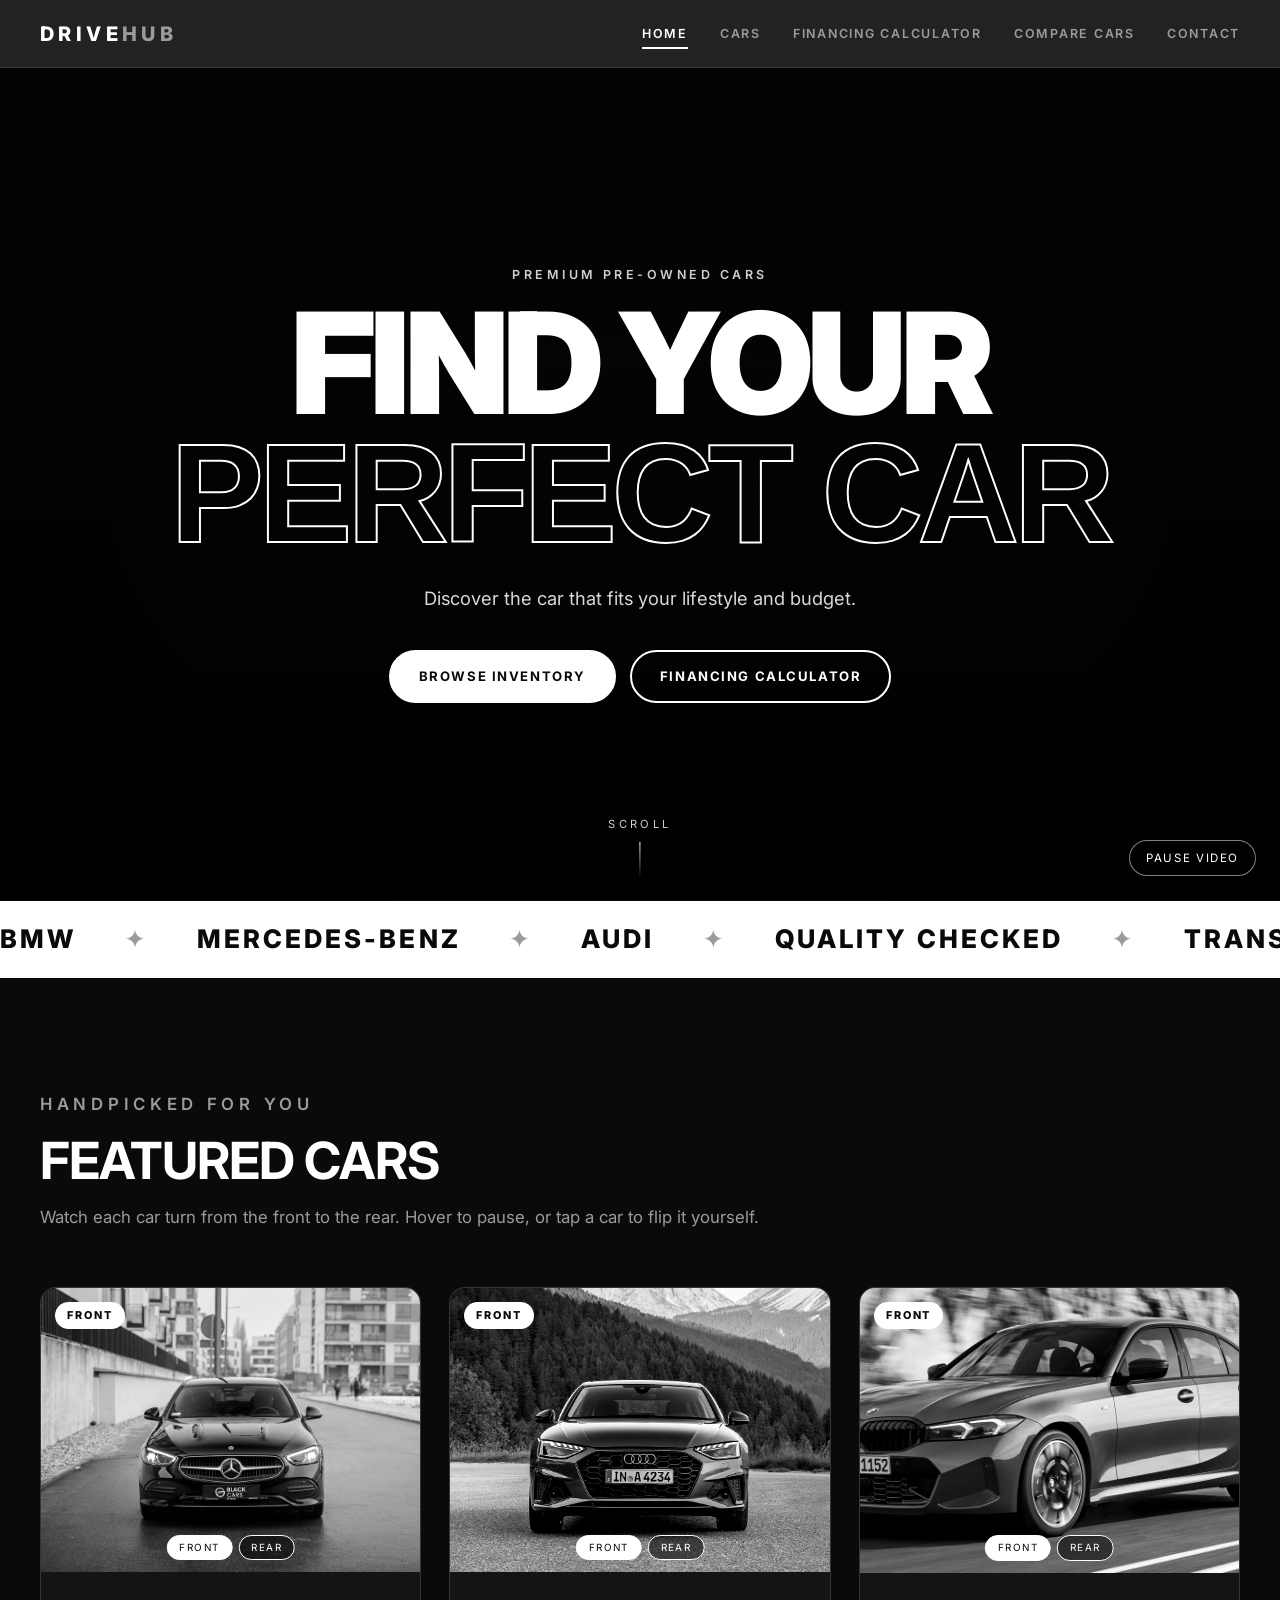
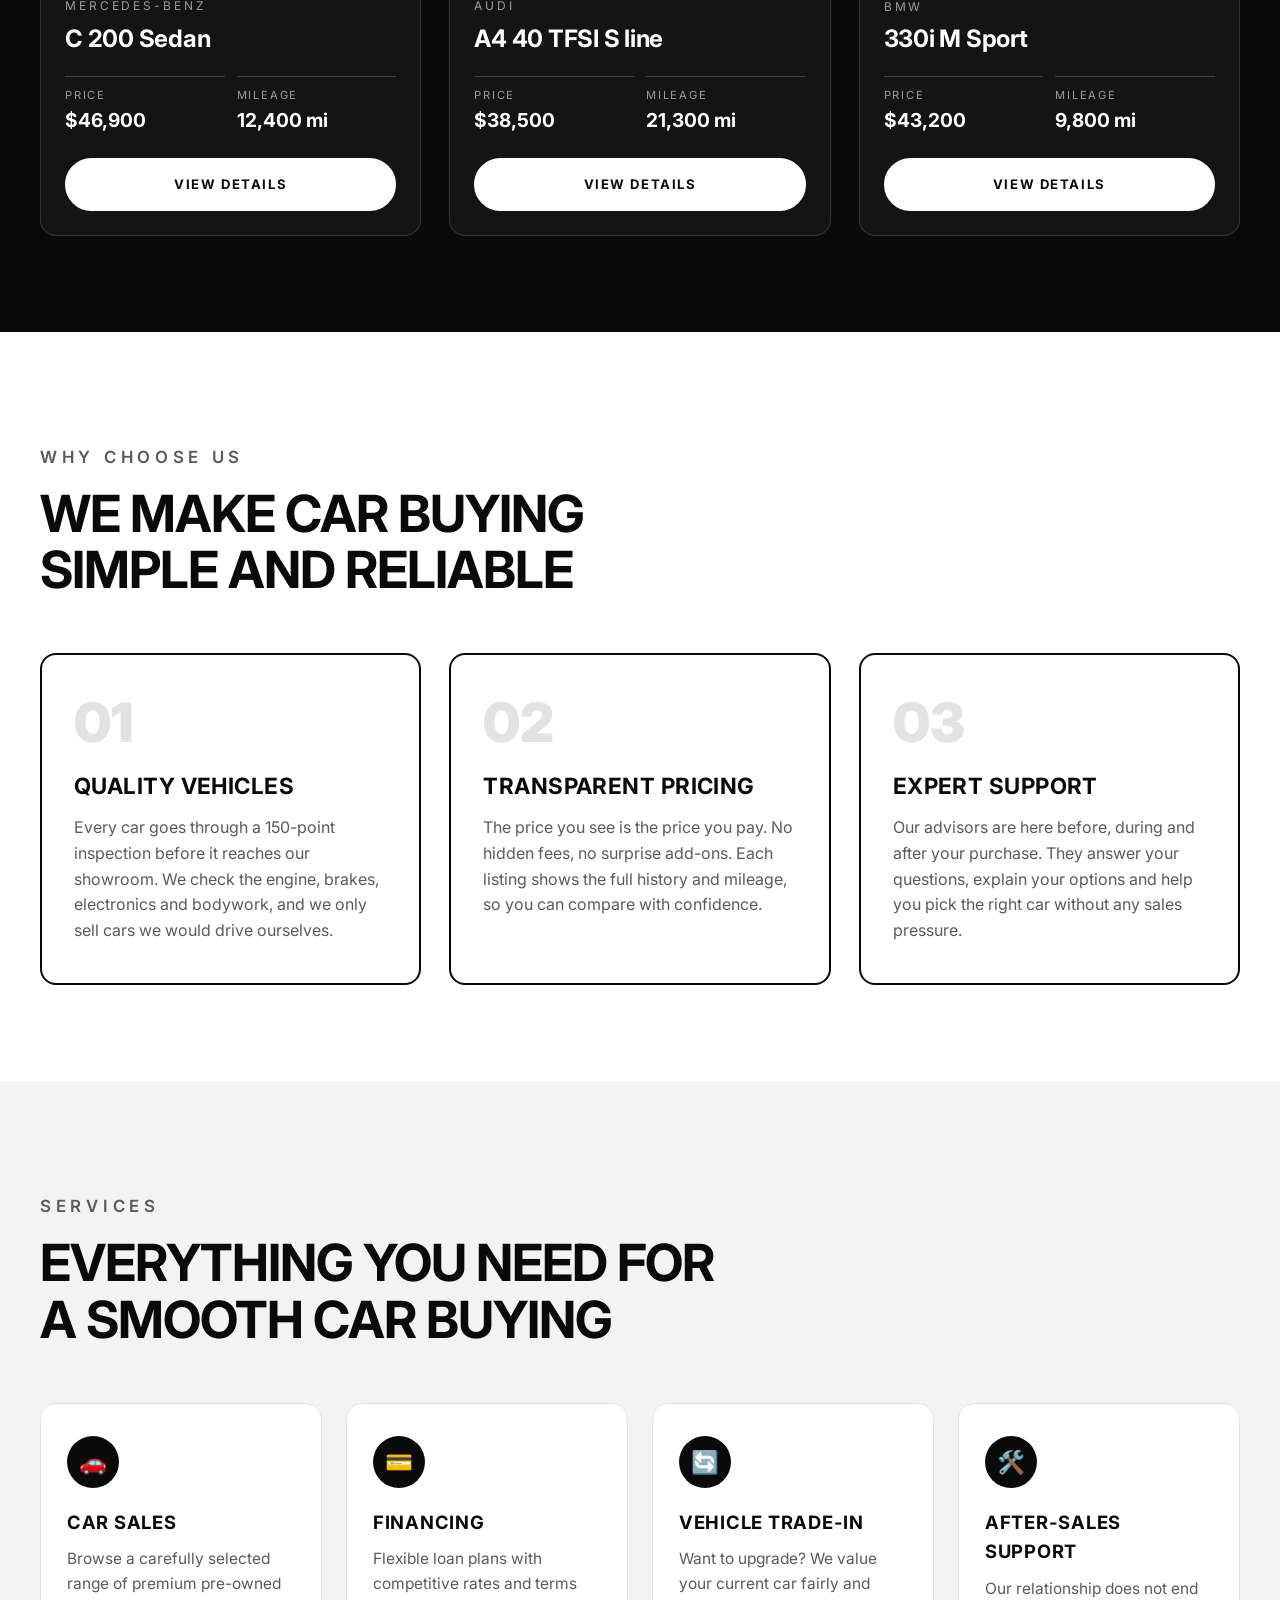
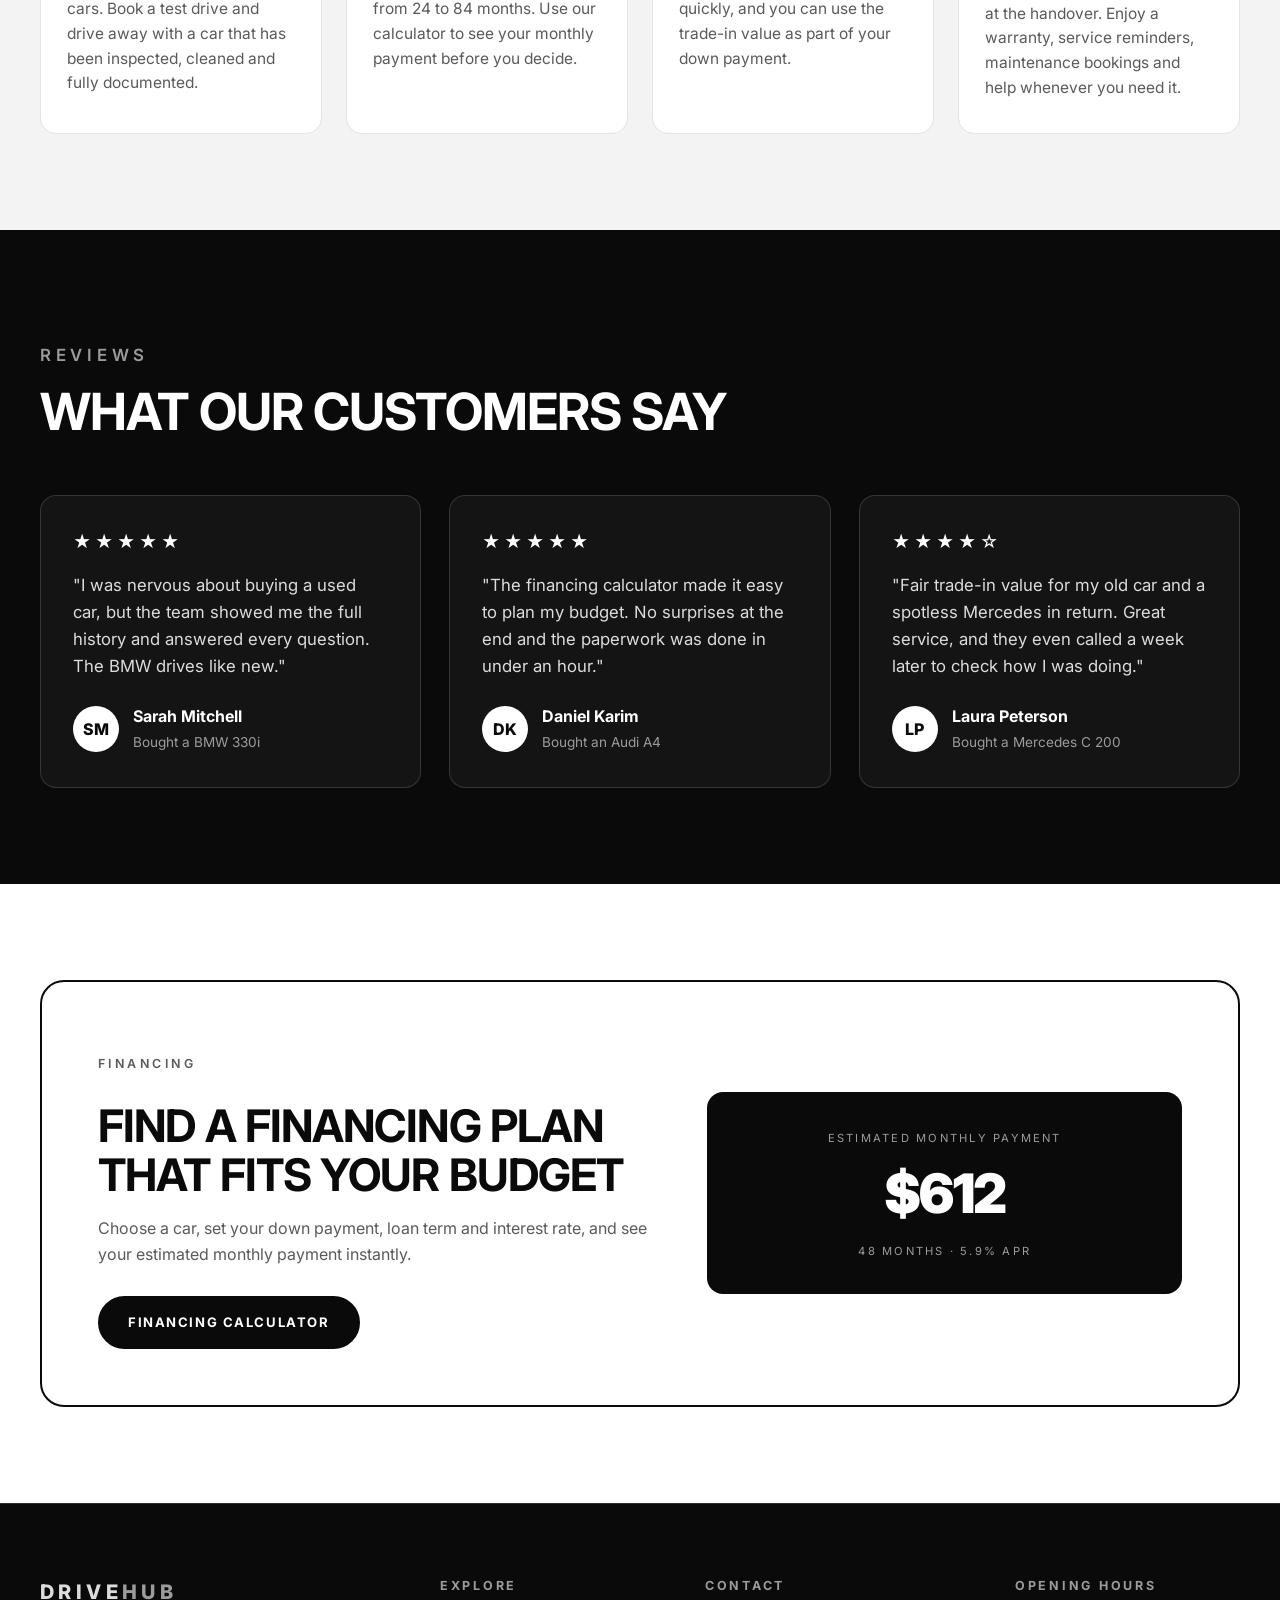
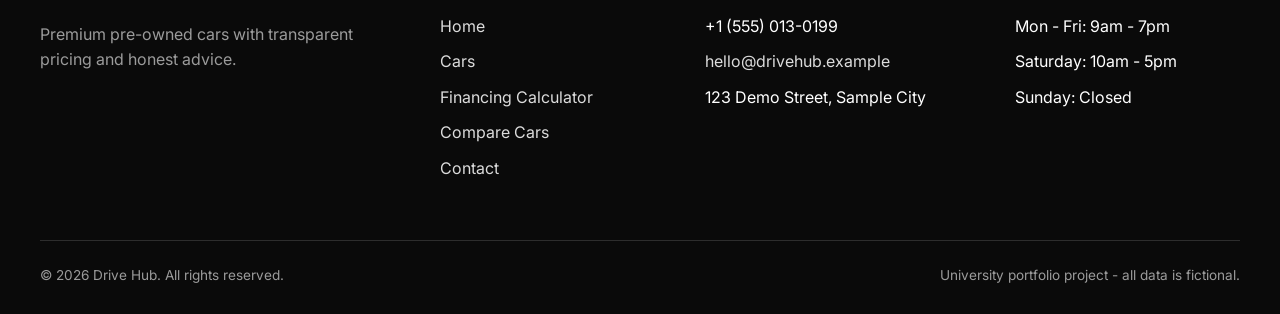
<file: index.html>
<!DOCTYPE html>
<html lang="en">
<head>
  <meta charset="UTF-8">
  <meta name="viewport" content="width=device-width, initial-scale=1.0">
  <title>Drive Hub | Find Your Perfect Car</title>
  <meta name="description" content="Drive Hub - premium pre-owned cars, transparent pricing and easy financing.">
  <link rel="preconnect" href="https://fonts.googleapis.com">
  <link href="https://fonts.googleapis.com/css2?family=Inter:wght@400;600;700;800;900&display=swap" rel="stylesheet">
  <link rel="stylesheet" href="css/style.css">
</head>
<body>

  <header class="site-header">
    <div class="container nav-inner">
      <a class="logo" href="index.html">Drive<span>Hub</span></a>
      <button class="nav-toggle" aria-label="Toggle menu" aria-expanded="false">Menu</button>
      <nav class="nav-links" aria-label="Main">
        <a class="active" href="index.html">Home</a>
        <a href="inventory.html">Cars</a>
        <a href="finCal.html">Financing Calculator</a>
        <a href="compare.html">Compare Cars</a>
        <a href="contact.html">Contact</a>
      </nav>
    </div>
  </header>

  <main>
    <!-- HERO -->
    <section class="hero">
      <video class="hero-video" autoplay muted loop playsinline preload="auto">
        <source src="video/car%20video.mp4" type="video/mp4">
      </video>
      <div class="hero-overlay"></div>

      <div class="hero-content container">
        <p class="eyebrow">Premium pre-owned cars</p>
        <h1 class="hero-title">
          <span class="line"><span>Find your</span></span>
          <span class="line"><span class="outline">perfect car</span></span>
        </h1>
        <p class="hero-sub">Discover the car that fits your lifestyle and budget.</p>
        <div class="hero-actions">
          <a class="btn btn-light" href="inventory.html">Browse Inventory</a>
          <a class="btn btn-outline" href="finCal.html">Financing Calculator</a>
        </div>
      </div>

      <button class="video-toggle" type="button">Pause video</button>
      <div class="scroll-hint">Scroll</div>
    </section>

    <!-- BRAND MARQUEE -->
    <div class="marquee" aria-hidden="true">
      <div class="marquee-track">
        <span>BMW</span><span>Mercedes-Benz</span><span>Audi</span><span>Quality Checked</span><span>Transparent Pricing</span><span>Easy Financing</span>
        <span>BMW</span><span>Mercedes-Benz</span><span>Audi</span><span>Quality Checked</span><span>Transparent Pricing</span><span>Easy Financing</span>
      </div>
    </div>

    <!-- FEATURED CARS -->
    <section class="section dark" id="featured">
      <div class="container">
        <div class="section-head reveal">
          <p class="eyebrow">Handpicked for you</p>
          <h2>Featured Cars</h2>
          <p>Watch each car turn from the front to the rear. Hover to pause, or tap a car to flip it yourself.</p>
        </div>
        <div class="car-grid" id="featured-grid"></div>
      </div>
    </section>

    <!-- WHY CHOOSE US -->
    <section class="section" id="why">
      <div class="container">
        <div class="section-head reveal">
          <p class="eyebrow">Why choose us</p>
          <h2>We make car buying simple and reliable</h2>
        </div>
        <div class="cards-3">
          <article class="why-card reveal d1">
            <div class="num">01</div>
            <h3>Quality Vehicles</h3>
            <p>Every car goes through a 150-point inspection before it reaches our showroom. We check the engine, brakes, electronics and bodywork, and we only sell cars we would drive ourselves.</p>
          </article>
          <article class="why-card reveal d2">
            <div class="num">02</div>
            <h3>Transparent Pricing</h3>
            <p>The price you see is the price you pay. No hidden fees, no surprise add-ons. Each listing shows the full history and mileage, so you can compare with confidence.</p>
          </article>
          <article class="why-card reveal d3">
            <div class="num">03</div>
            <h3>Expert Support</h3>
            <p>Our advisors are here before, during and after your purchase. They answer your questions, explain your options and help you pick the right car without any sales pressure.</p>
          </article>
        </div>
      </div>
    </section>

    <!-- SERVICES -->
    <section class="section light-gray" id="services">
      <div class="container">
        <div class="section-head reveal">
          <p class="eyebrow">Services</p>
          <h2>Everything you need for a smooth car buying</h2>
        </div>
        <div class="services-grid">
          <article class="service reveal d1">
            <div class="icon">🚗</div>
            <h3>Car Sales</h3>
            <p>Browse a carefully selected range of premium pre-owned cars. Book a test drive and drive away with a car that has been inspected, cleaned and fully documented.</p>
          </article>
          <article class="service reveal d2">
            <div class="icon">💳</div>
            <h3>Financing</h3>
            <p>Flexible loan plans with competitive rates and terms from 24 to 84 months. Use our calculator to see your monthly payment before you decide.</p>
          </article>
          <article class="service reveal d3">
            <div class="icon">🔄</div>
            <h3>Vehicle Trade-In</h3>
            <p>Want to upgrade? We value your current car fairly and quickly, and you can use the trade-in value as part of your down payment.</p>
          </article>
          <article class="service reveal d3">
            <div class="icon">🛠️</div>
            <h3>After-Sales Support</h3>
            <p>Our relationship does not end at the handover. Enjoy a warranty, service reminders, maintenance bookings and help whenever you need it.</p>
          </article>
        </div>
      </div>
    </section>

    <!-- REVIEWS -->
    <section class="section dark" id="reviews">
      <div class="container">
        <div class="section-head reveal">
          <p class="eyebrow">Reviews</p>
          <h2>What our customers say</h2>
        </div>
        <div class="cards-3">
          <article class="review reveal d1">
            <div class="stars">★★★★★</div>
            <blockquote>"I was nervous about buying a used car, but the team showed me the full history and answered every question. The BMW drives like new."</blockquote>
            <div class="reviewer"><div class="avatar">SM</div><div><strong>Sarah Mitchell</strong><span>Bought a BMW 330i</span></div></div>
          </article>
          <article class="review reveal d2">
            <div class="stars">★★★★★</div>
            <blockquote>"The financing calculator made it easy to plan my budget. No surprises at the end and the paperwork was done in under an hour."</blockquote>
            <div class="reviewer"><div class="avatar">DK</div><div><strong>Daniel Karim</strong><span>Bought an Audi A4</span></div></div>
          </article>
          <article class="review reveal d3">
            <div class="stars">★★★★☆</div>
            <blockquote>"Fair trade-in value for my old car and a spotless Mercedes in return. Great service, and they even called a week later to check how I was doing."</blockquote>
            <div class="reviewer"><div class="avatar">LP</div><div><strong>Laura Peterson</strong><span>Bought a Mercedes C 200</span></div></div>
          </article>
        </div>
      </div>
    </section>

    <!-- FINANCING -->
    <section class="section" id="financing">
      <div class="container">
        <div class="finance-box reveal">
          <div>
            <p class="eyebrow">Financing</p>
            <h2>Find a financing plan that fits your budget</h2>
            <p>Choose a car, set your down payment, loan term and interest rate, and see your estimated monthly payment instantly.</p>
            <a class="btn" href="finCal.html">Financing Calculator</a>
          </div>
          <div class="finance-mock" aria-hidden="true">
            <small>Estimated monthly payment</small>
            <div class="big">$612</div>
            <small>48 months &middot; 5.9% APR</small>
          </div>
        </div>
      </div>
    </section>
  </main>

  <footer class="site-footer">
    <div class="container">
      <div class="footer-grid">
        <div>
          <a class="logo" href="index.html">Drive<span>Hub</span></a>
          <p>Premium pre-owned cars with transparent pricing and honest advice.</p>
        </div>
        <div>
          <h4>Explore</h4>
          <ul>
            <li><a href="index.html">Home</a></li>
            <li><a href="inventory.html">Cars</a></li>
            <li><a href="finCal.html">Financing Calculator</a></li>
            <li><a href="compare.html">Compare Cars</a></li>
            <li><a href="contact.html">Contact</a></li>
          </ul>
        </div>
        <div>
          <h4>Contact</h4>
          <ul>
            <li>+1 (555) 013-0199</li>
            <li><a href="mailto:hello@drivehub.example">hello@drivehub.example</a></li>
            <li>123 Demo Street, Sample City</li>
          </ul>
        </div>
        <div>
          <h4>Opening hours</h4>
          <ul>
            <li>Mon - Fri: 9am - 7pm</li>
            <li>Saturday: 10am - 5pm</li>
            <li>Sunday: Closed</li>
          </ul>
        </div>
      </div>
      <div class="footer-bottom">
        <span>&copy; <span id="year">2026</span> Drive Hub. All rights reserved.</span>
        <span>University portfolio project - all data is fictional.</span>
      </div>
    </div>
  </footer>

  <script src="js/data.js"></script>
  <script src="js/main.js"></script>
  <script src="js/home.js"></script>
</body>
</html>
</file>
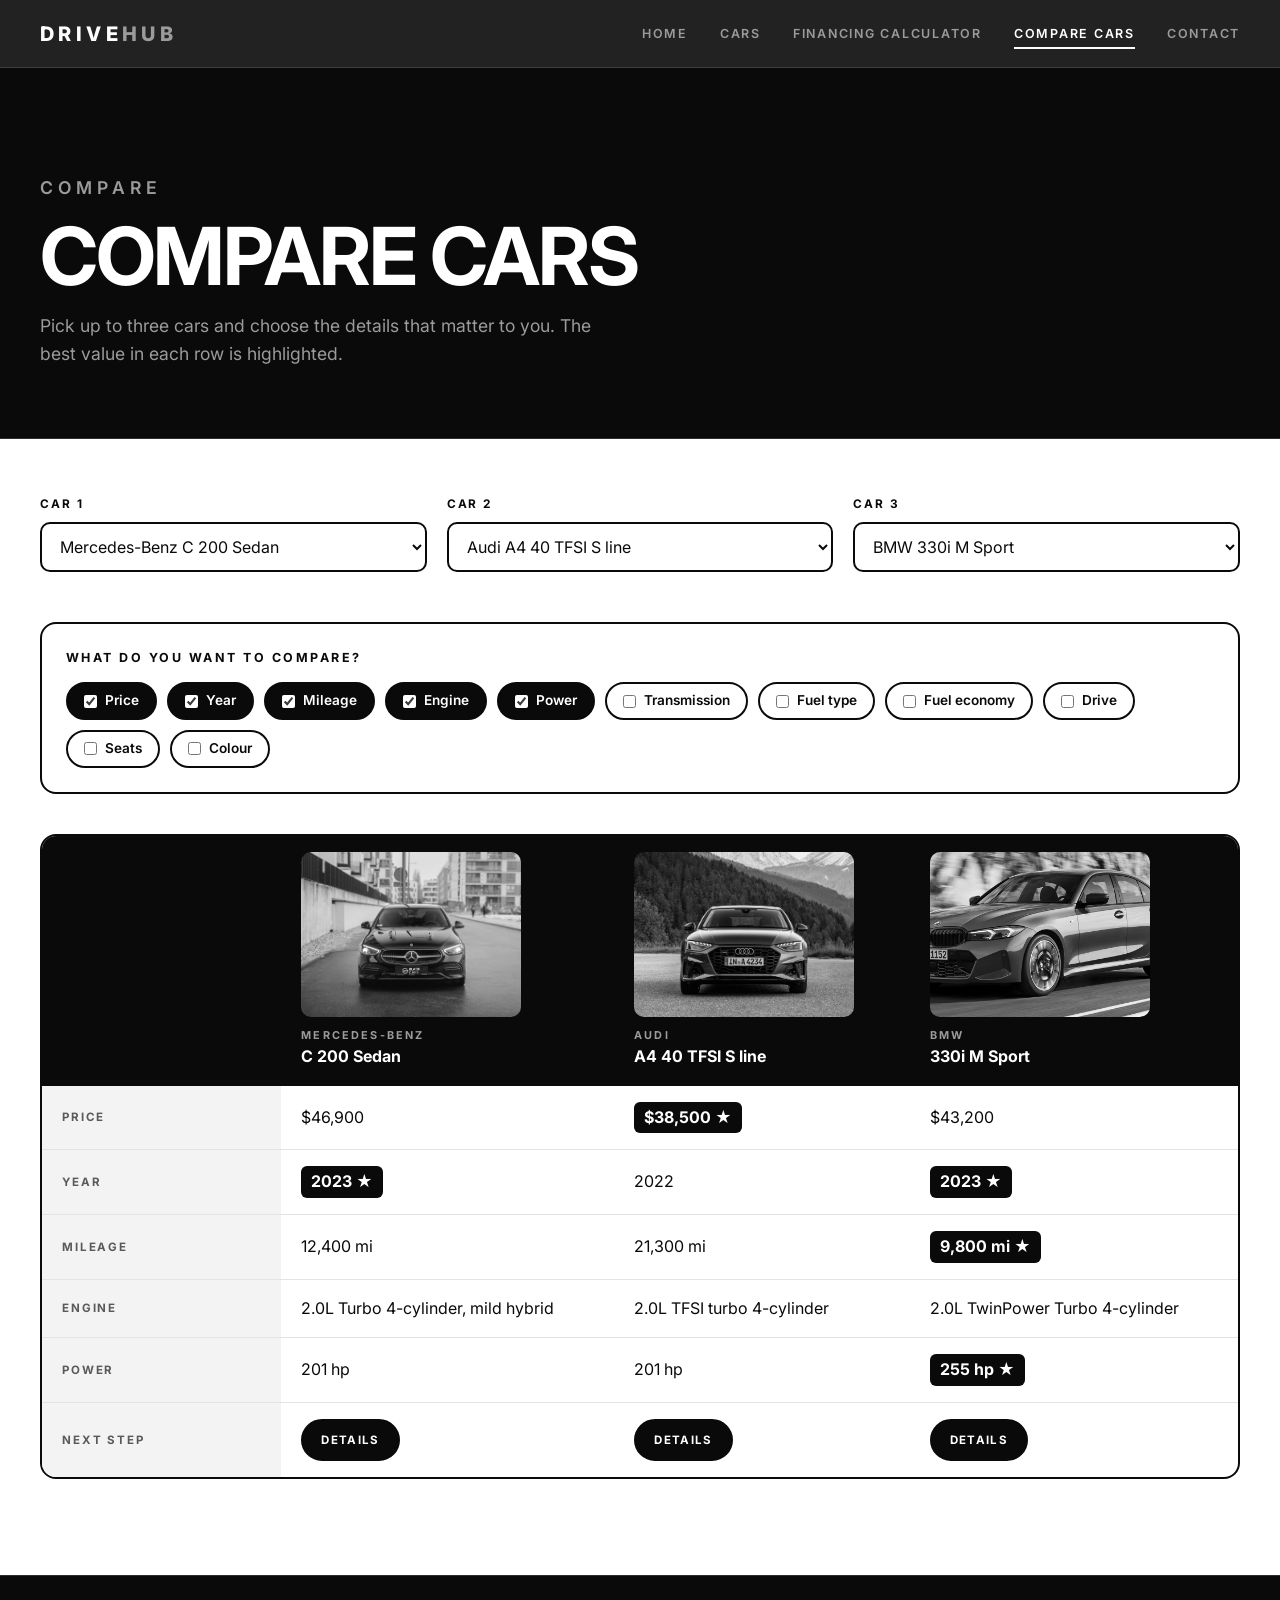
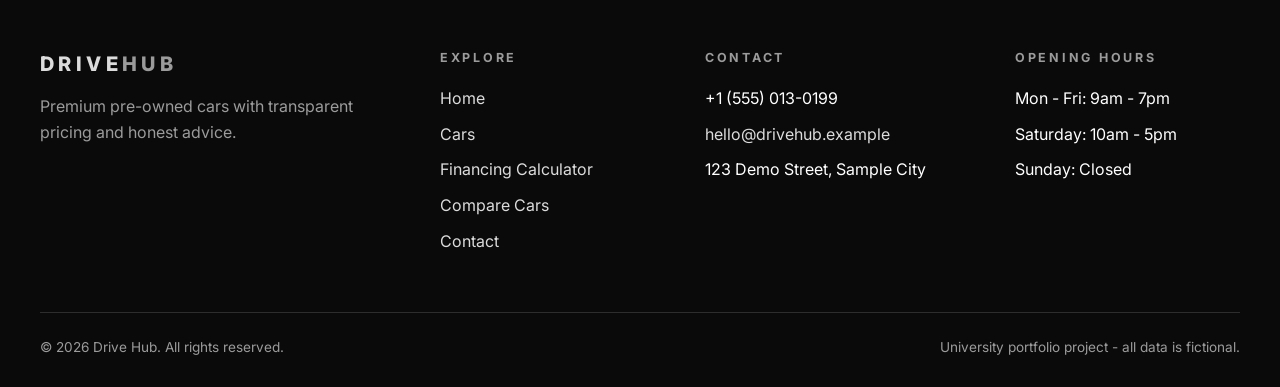
<file: compare.html>
<!DOCTYPE html>
<html lang="en">
<head>
  <meta charset="UTF-8">
  <meta name="viewport" content="width=device-width, initial-scale=1.0">
  <title>Compare Cars | Drive Hub</title>
  <link rel="preconnect" href="https://fonts.googleapis.com">
  <link href="https://fonts.googleapis.com/css2?family=Inter:wght@400;600;700;800;900&display=swap" rel="stylesheet">
  <link rel="stylesheet" href="css/style.css">
</head>
<body>

  <header class="site-header">
    <div class="container nav-inner">
      <a class="logo" href="index.html">Drive<span>Hub</span></a>
      <button class="nav-toggle" aria-label="Toggle menu" aria-expanded="false">Menu</button>
      <nav class="nav-links" aria-label="Main">
        <a href="index.html">Home</a>
        <a href="inventory.html">Cars</a>
        <a href="finCal.html">Financing Calculator</a>
        <a class="active" href="compare.html">Compare Cars</a>
        <a href="contact.html">Contact</a>
      </nav>
    </div>
  </header>

  <main>
    <section class="page-hero">
      <div class="container">
        <p class="eyebrow">Compare</p>
        <h1>Compare Cars</h1>
        <p>Pick up to three cars and choose the details that matter to you. The best value in each row is highlighted.</p>
      </div>
    </section>

    <section class="section" style="padding-top:56px">
      <div class="container">
        <div class="pickers">
          <div class="field"><label for="pick0">Car 1</label><select class="select" id="pick0"></select></div>
          <div class="field"><label for="pick1">Car 2</label><select class="select" id="pick1"></select></div>
          <div class="field"><label for="pick2">Car 3</label><select class="select" id="pick2"></select></div>
        </div>

        <div class="attr-box">
          <h3>What do you want to compare?</h3>
          <div class="attr-list" id="attr-list"></div>
        </div>

        <div id="compare-out"></div>
      </div>
    </section>
  </main>

  <footer class="site-footer">
    <div class="container">
      <div class="footer-grid">
        <div>
          <a class="logo" href="index.html">Drive<span>Hub</span></a>
          <p>Premium pre-owned cars with transparent pricing and honest advice.</p>
        </div>
        <div>
          <h4>Explore</h4>
          <ul>
            <li><a href="index.html">Home</a></li>
            <li><a href="inventory.html">Cars</a></li>
            <li><a href="finCal.html">Financing Calculator</a></li>
            <li><a href="compare.html">Compare Cars</a></li>
            <li><a href="contact.html">Contact</a></li>
          </ul>
        </div>
        <div>
          <h4>Contact</h4>
          <ul>
            <li>+1 (555) 013-0199</li>
            <li><a href="mailto:hello@drivehub.example">hello@drivehub.example</a></li>
            <li>123 Demo Street, Sample City</li>
          </ul>
        </div>
        <div>
          <h4>Opening hours</h4>
          <ul>
            <li>Mon - Fri: 9am - 7pm</li>
            <li>Saturday: 10am - 5pm</li>
            <li>Sunday: Closed</li>
          </ul>
        </div>
      </div>
      <div class="footer-bottom">
        <span>&copy; <span id="year">2026</span> Drive Hub. All rights reserved.</span>
        <span>University portfolio project - all data is fictional.</span>
      </div>
    </div>
  </footer>

  <script src="js/data.js"></script>
  <script src="js/main.js"></script>
  <script src="js/compare.js"></script>
</body>
</html>
</file>
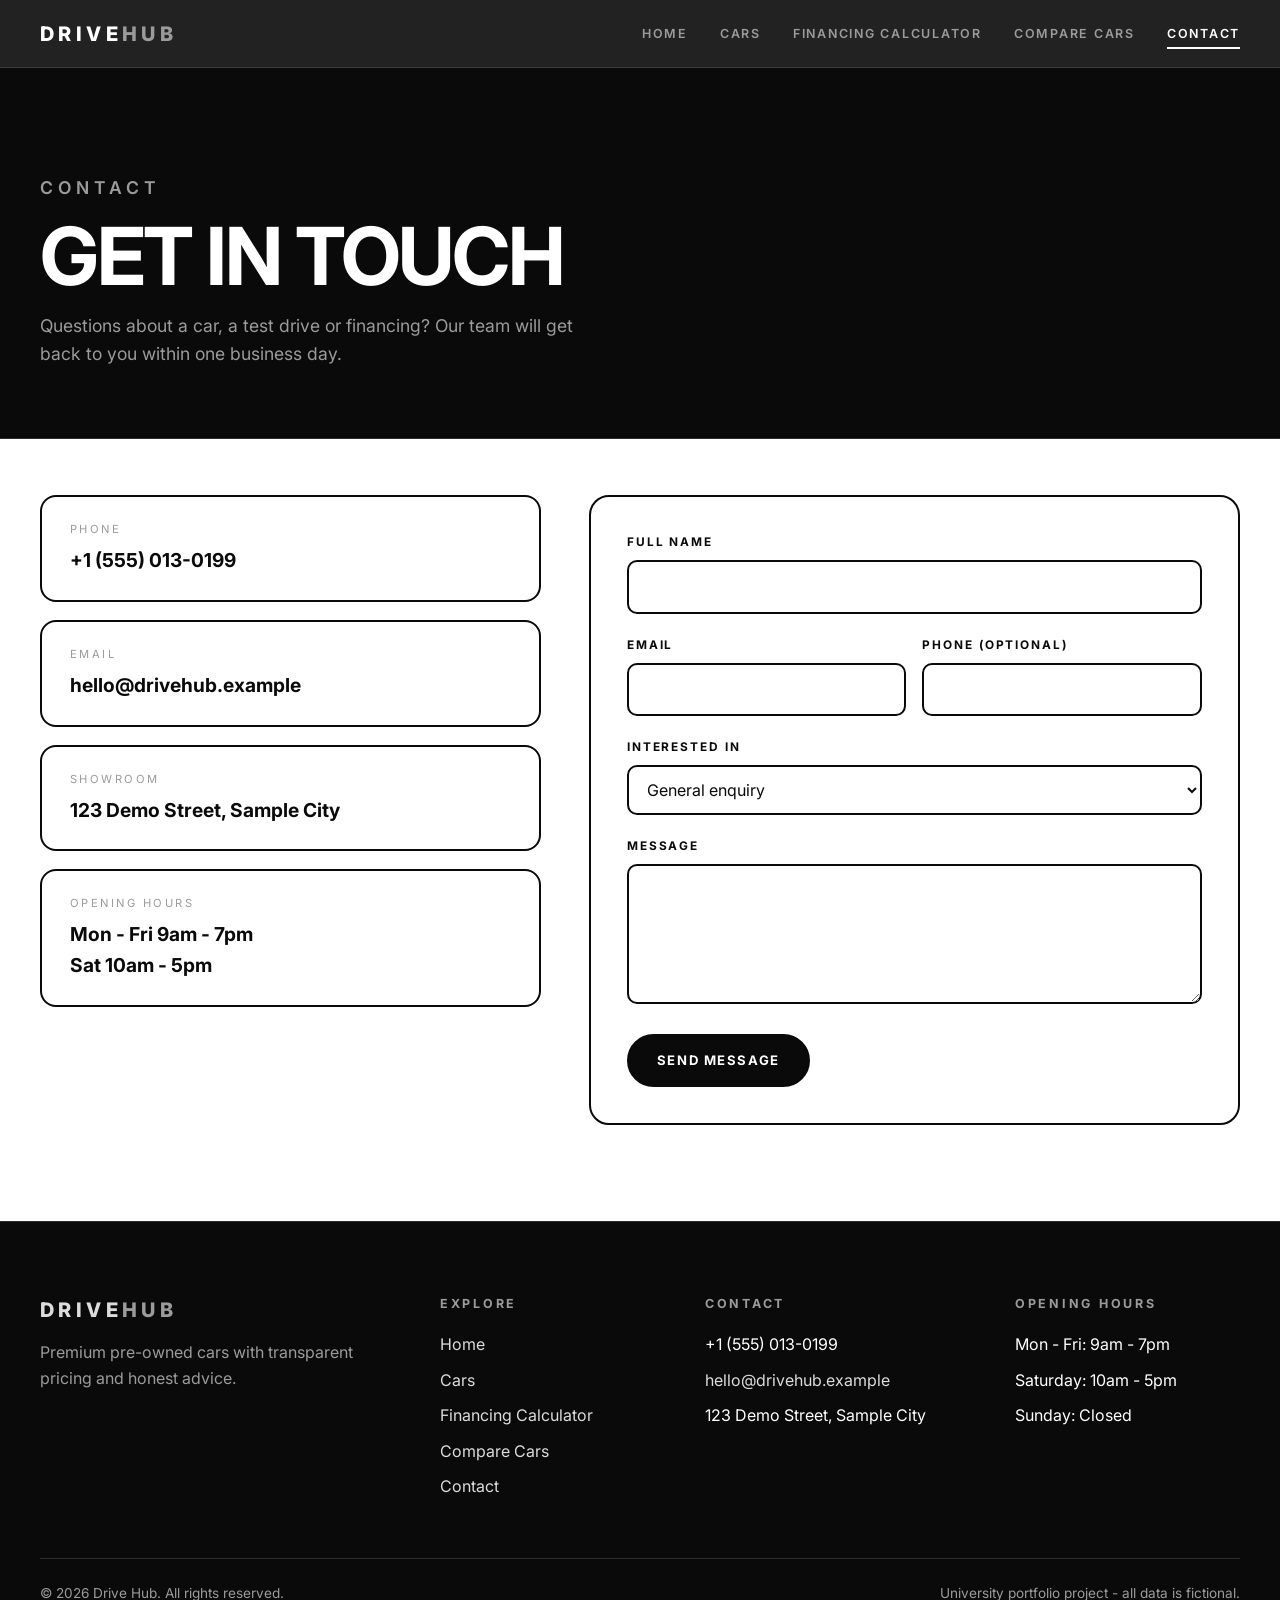
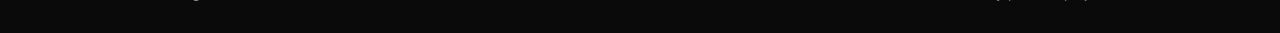
<file: contact.html>
<!DOCTYPE html>
<html lang="en">
<head>
  <meta charset="UTF-8">
  <meta name="viewport" content="width=device-width, initial-scale=1.0">
  <title>Contact | Drive Hub</title>
  <link rel="preconnect" href="https://fonts.googleapis.com">
  <link href="https://fonts.googleapis.com/css2?family=Inter:wght@400;600;700;800;900&display=swap" rel="stylesheet">
  <link rel="stylesheet" href="css/style.css">
</head>
<body>

  <header class="site-header">
    <div class="container nav-inner">
      <a class="logo" href="index.html">Drive<span>Hub</span></a>
      <button class="nav-toggle" aria-label="Toggle menu" aria-expanded="false">Menu</button>
      <nav class="nav-links" aria-label="Main">
        <a href="index.html">Home</a>
        <a href="inventory.html">Cars</a>
        <a href="finCal.html">Financing Calculator</a>
        <a href="compare.html">Compare Cars</a>
        <a class="active" href="contact.html">Contact</a>
      </nav>
    </div>
  </header>

  <main>
    <section class="page-hero">
      <div class="container">
        <p class="eyebrow">Contact</p>
        <h1>Get in touch</h1>
        <p>Questions about a car, a test drive or financing? Our team will get back to you within one business day.</p>
      </div>
    </section>

    <section class="section" style="padding-top:56px">
      <div class="container contact-grid">

        <div>
          <div class="info-card"><small>Phone</small><strong>+1 (555) 013-0199</strong></div>
          <div class="info-card"><small>Email</small><strong>hello@drivehub.example</strong></div>
          <div class="info-card"><small>Showroom</small><strong>123 Demo Street, Sample City</strong></div>
          <div class="info-card"><small>Opening hours</small><strong>Mon - Fri 9am - 7pm<br>Sat 10am - 5pm</strong></div>
        </div>

        <form class="panel" id="contact-form" novalidate>
          <div class="form-success" id="success" role="status">Thank you! Your message was received. We will contact you soon.</div>

          <div class="field" id="f-name">
            <label for="name">Full name</label>
            <input class="input" id="name" type="text" autocomplete="name">
            <p class="error">Please enter your name.</p>
          </div>
          <div class="field-row">
            <div class="field" id="f-email">
              <label for="email">Email</label>
              <input class="input" id="email" type="email" autocomplete="email">
              <p class="error">Please enter a valid email address.</p>
            </div>
            <div class="field">
              <label for="phone">Phone (optional)</label>
              <input class="input" id="phone" type="tel" autocomplete="tel">
            </div>
          </div>
          <div class="field">
            <label for="interest">Interested in</label>
            <select class="select" id="interest"></select>
          </div>
          <div class="field" id="f-message">
            <label for="message">Message</label>
            <textarea class="input" id="message"></textarea>
            <p class="error">Please write a short message.</p>
          </div>
          <button class="btn" type="submit">Send message</button>
        </form>

      </div>
    </section>
  </main>

  <footer class="site-footer">
    <div class="container">
      <div class="footer-grid">
        <div>
          <a class="logo" href="index.html">Drive<span>Hub</span></a>
          <p>Premium pre-owned cars with transparent pricing and honest advice.</p>
        </div>
        <div>
          <h4>Explore</h4>
          <ul>
            <li><a href="index.html">Home</a></li>
            <li><a href="inventory.html">Cars</a></li>
            <li><a href="finCal.html">Financing Calculator</a></li>
            <li><a href="compare.html">Compare Cars</a></li>
            <li><a href="contact.html">Contact</a></li>
          </ul>
        </div>
        <div>
          <h4>Contact</h4>
          <ul>
            <li>+1 (555) 013-0199</li>
            <li><a href="mailto:hello@drivehub.example">hello@drivehub.example</a></li>
            <li>123 Demo Street, Sample City</li>
          </ul>
        </div>
        <div>
          <h4>Opening hours</h4>
          <ul>
            <li>Mon - Fri: 9am - 7pm</li>
            <li>Saturday: 10am - 5pm</li>
            <li>Sunday: Closed</li>
          </ul>
        </div>
      </div>
      <div class="footer-bottom">
        <span>&copy; <span id="year">2026</span> Drive Hub. All rights reserved.</span>
        <span>University portfolio project - all data is fictional.</span>
      </div>
    </div>
  </footer>

  <script src="js/data.js"></script>
  <script src="js/main.js"></script>
  <script src="js/contact.js"></script>
</body>
</html>
</file>
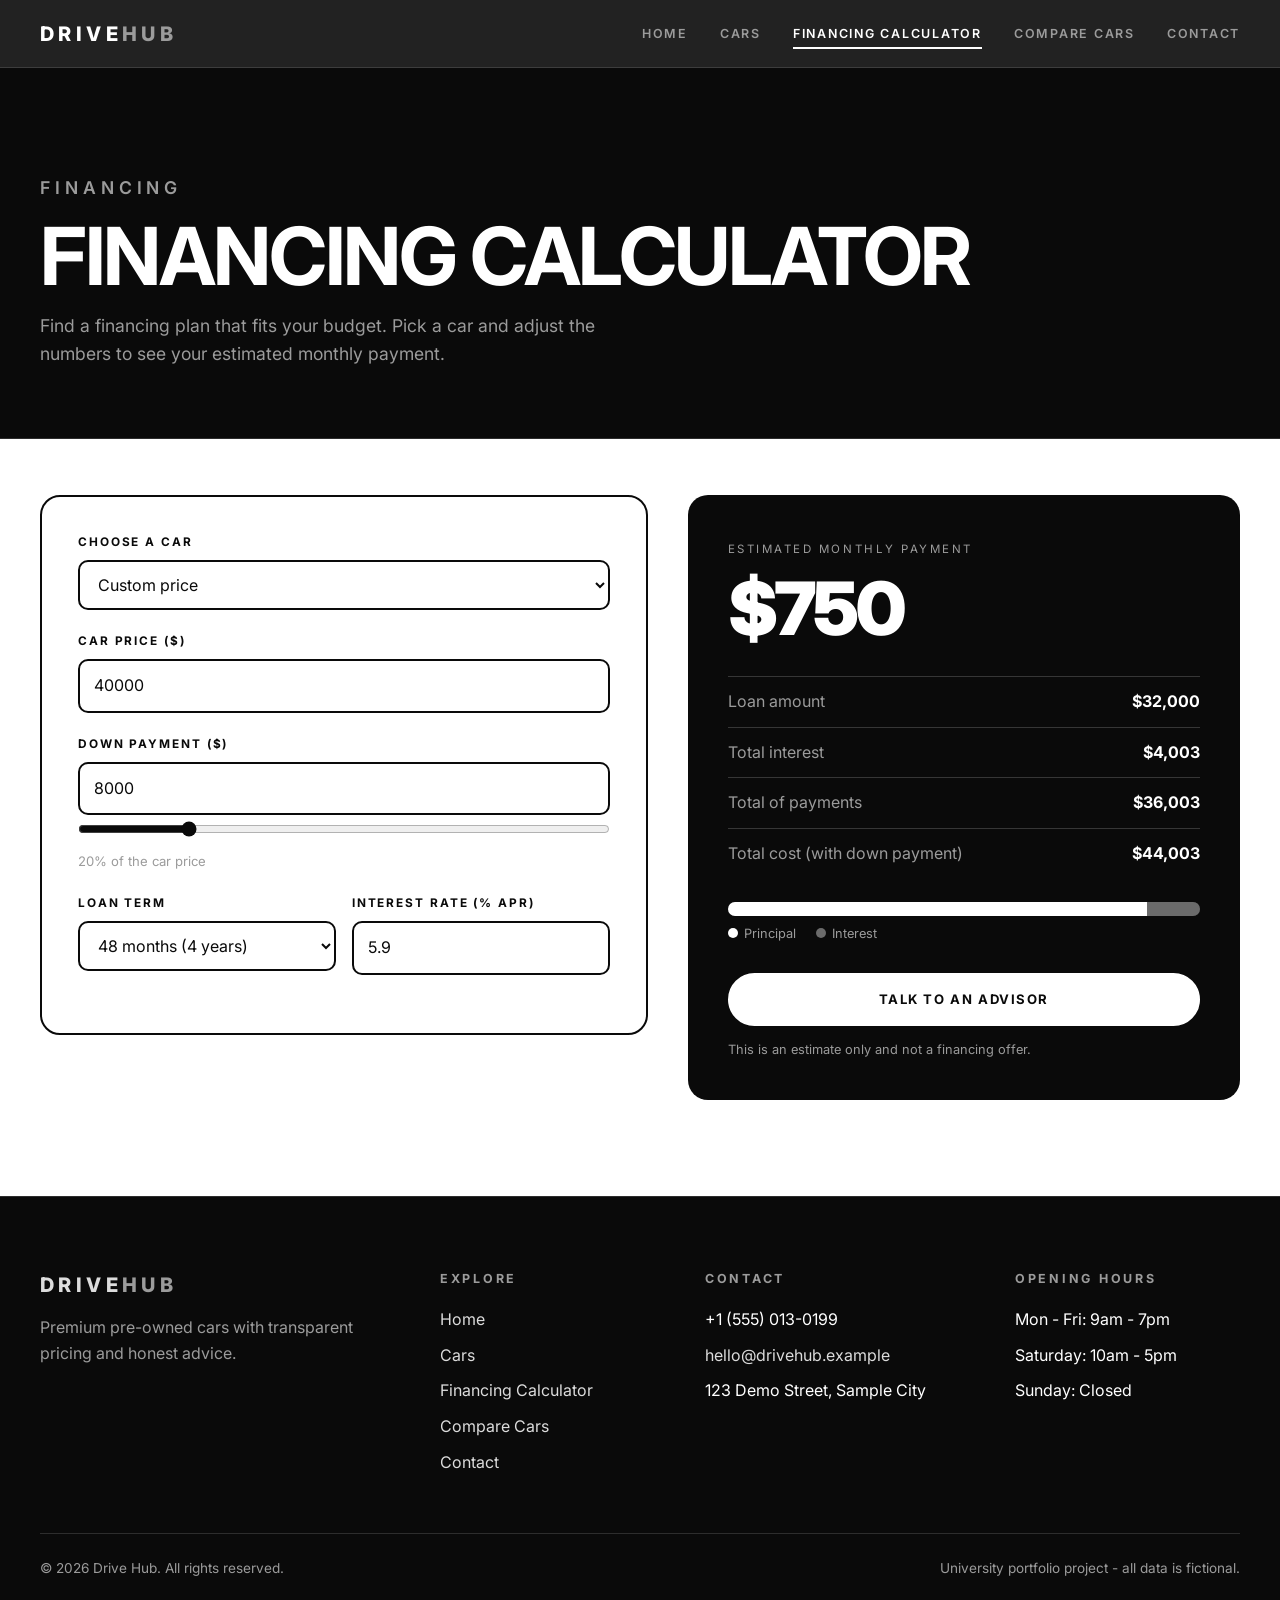
<file: finCal.html>
<!DOCTYPE html>
<html lang="en">
<head>
  <meta charset="UTF-8">
  <meta name="viewport" content="width=device-width, initial-scale=1.0">
  <title>Financing Calculator | Drive Hub</title>
  <link rel="preconnect" href="https://fonts.googleapis.com">
  <link href="https://fonts.googleapis.com/css2?family=Inter:wght@400;600;700;800;900&display=swap" rel="stylesheet">
  <link rel="stylesheet" href="css/style.css">
</head>
<body>

  <header class="site-header">
    <div class="container nav-inner">
      <a class="logo" href="index.html">Drive<span>Hub</span></a>
      <button class="nav-toggle" aria-label="Toggle menu" aria-expanded="false">Menu</button>
      <nav class="nav-links" aria-label="Main">
        <a href="index.html">Home</a>
        <a href="inventory.html">Cars</a>
        <a class="active" href="finCal.html">Financing Calculator</a>
        <a href="compare.html">Compare Cars</a>
        <a href="contact.html">Contact</a>
      </nav>
    </div>
  </header>

  <main>
    <section class="page-hero">
      <div class="container">
        <p class="eyebrow">Financing</p>
        <h1>Financing Calculator</h1>
        <p>Find a financing plan that fits your budget. Pick a car and adjust the numbers to see your estimated monthly payment.</p>
      </div>
    </section>

    <section class="section" style="padding-top:56px">
      <div class="container calc">

        <form class="panel" id="calc-form" novalidate>
          <div class="field">
            <label for="car">Choose a car</label>
            <select class="select" id="car"></select>
          </div>

          <div class="field">
            <label for="price">Car price ($)</label>
            <input class="input" id="price" type="number" min="0" step="100" value="40000">
          </div>

          <div class="field">
            <label for="down">Down payment ($)</label>
            <input class="input" id="down" type="number" min="0" step="100" value="8000">
            <input class="range" id="down-range" type="range" min="0" max="100" value="20" aria-label="Down payment percentage">
            <p class="hint" id="down-hint">20% of the car price</p>
          </div>

          <div class="field-row">
            <div class="field">
              <label for="term">Loan term</label>
              <select class="select" id="term">
                <option value="24">24 months (2 years)</option>
                <option value="36">36 months (3 years)</option>
                <option value="48" selected>48 months (4 years)</option>
                <option value="60">60 months (5 years)</option>
                <option value="72">72 months (6 years)</option>
                <option value="84">84 months (7 years)</option>
              </select>
            </div>
            <div class="field">
              <label for="rate">Interest rate (% APR)</label>
              <input class="input" id="rate" type="number" min="0" max="30" step="0.1" value="5.9">
            </div>
          </div>
          <p class="hint" id="calc-error" style="color:#b00020"></p>
        </form>

        <aside class="result" aria-live="polite">
          <small>Estimated monthly payment</small>
          <div class="monthly" id="monthly">$0</div>

          <dl>
            <div class="row"><dt>Loan amount</dt><dd id="loan">$0</dd></div>
            <div class="row"><dt>Total interest</dt><dd id="interest">$0</dd></div>
            <div class="row"><dt>Total of payments</dt><dd id="total">$0</dd></div>
            <div class="row"><dt>Total cost (with down payment)</dt><dd id="grand">$0</dd></div>
          </dl>

          <div class="split-bar" aria-hidden="true"><div class="p" id="bar-p"></div><div class="i" id="bar-i"></div></div>
          <div class="legend"><span><i style="background:#fff"></i>Principal</span><span><i style="background:#6b6b6b"></i>Interest</span></div>

          <p style="margin-top:28px"><a class="btn btn-light" href="contact.html" id="apply-link" style="width:100%">Talk to an advisor</a></p>
          <p class="hint" style="margin-top:14px;color:#9b9b9b;font-size:.8rem">This is an estimate only and not a financing offer.</p>
        </aside>

      </div>
    </section>
  </main>

  <footer class="site-footer">
    <div class="container">
      <div class="footer-grid">
        <div>
          <a class="logo" href="index.html">Drive<span>Hub</span></a>
          <p>Premium pre-owned cars with transparent pricing and honest advice.</p>
        </div>
        <div>
          <h4>Explore</h4>
          <ul>
            <li><a href="index.html">Home</a></li>
            <li><a href="inventory.html">Cars</a></li>
            <li><a href="finCal.html">Financing Calculator</a></li>
            <li><a href="compare.html">Compare Cars</a></li>
            <li><a href="contact.html">Contact</a></li>
          </ul>
        </div>
        <div>
          <h4>Contact</h4>
          <ul>
            <li>+1 (555) 013-0199</li>
            <li><a href="mailto:hello@drivehub.example">hello@drivehub.example</a></li>
            <li>123 Demo Street, Sample City</li>
          </ul>
        </div>
        <div>
          <h4>Opening hours</h4>
          <ul>
            <li>Mon - Fri: 9am - 7pm</li>
            <li>Saturday: 10am - 5pm</li>
            <li>Sunday: Closed</li>
          </ul>
        </div>
      </div>
      <div class="footer-bottom">
        <span>&copy; <span id="year">2026</span> Drive Hub. All rights reserved.</span>
        <span>University portfolio project - all data is fictional.</span>
      </div>
    </div>
  </footer>

  <script src="js/data.js"></script>
  <script src="js/main.js"></script>
  <script src="js/calculator.js"></script>
</body>
</html>
</file>
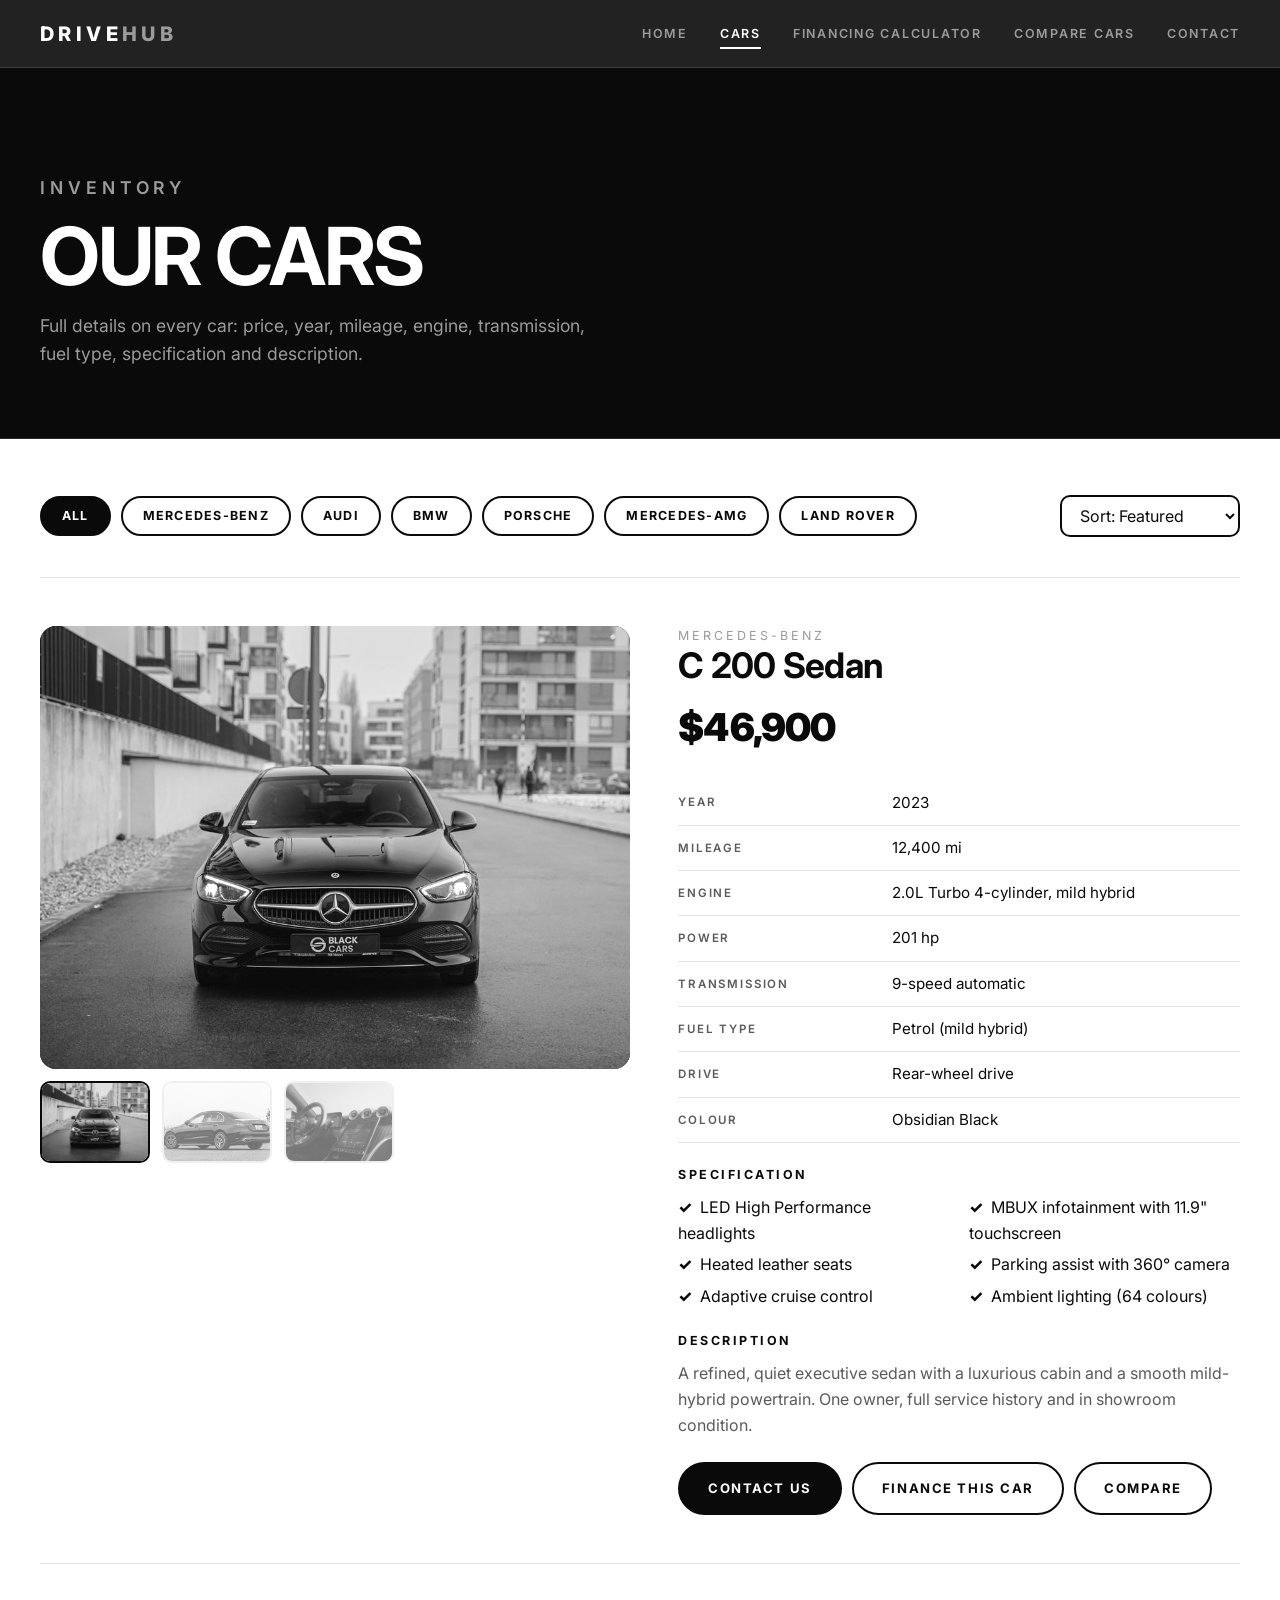
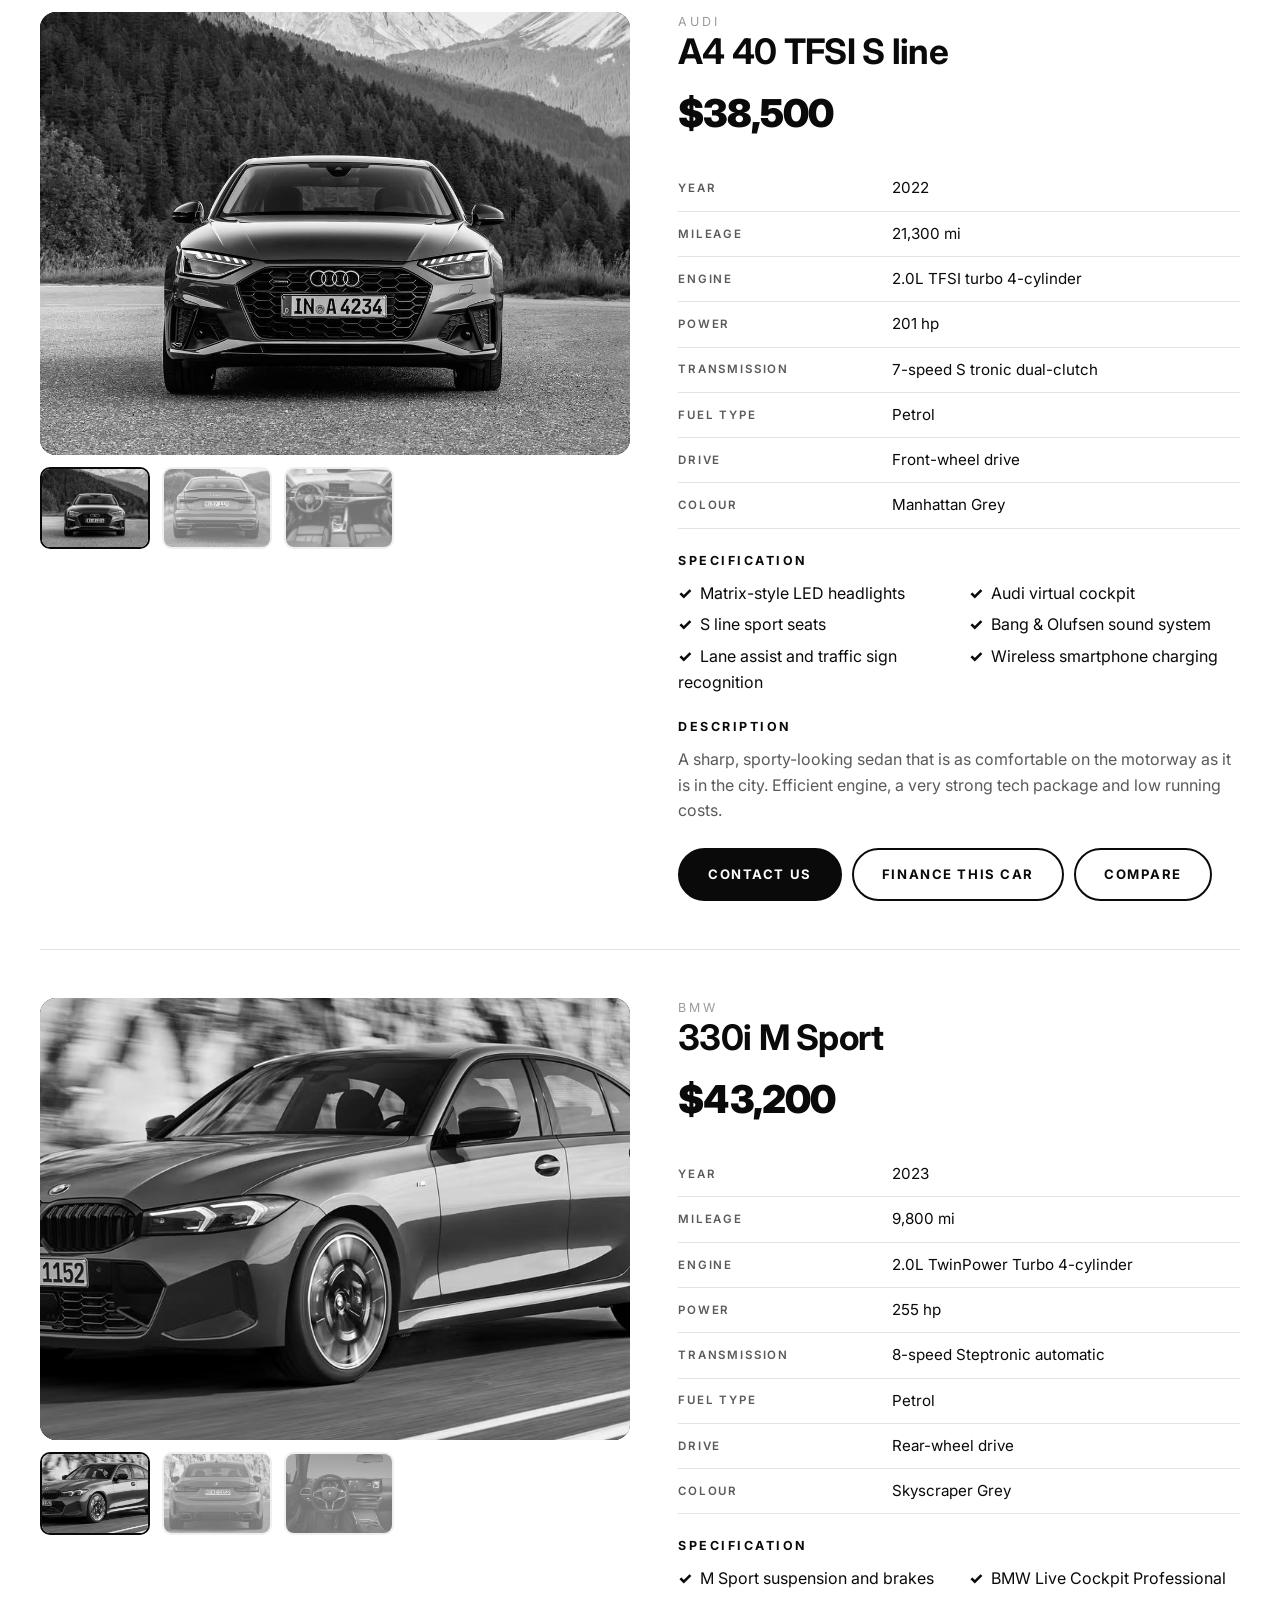
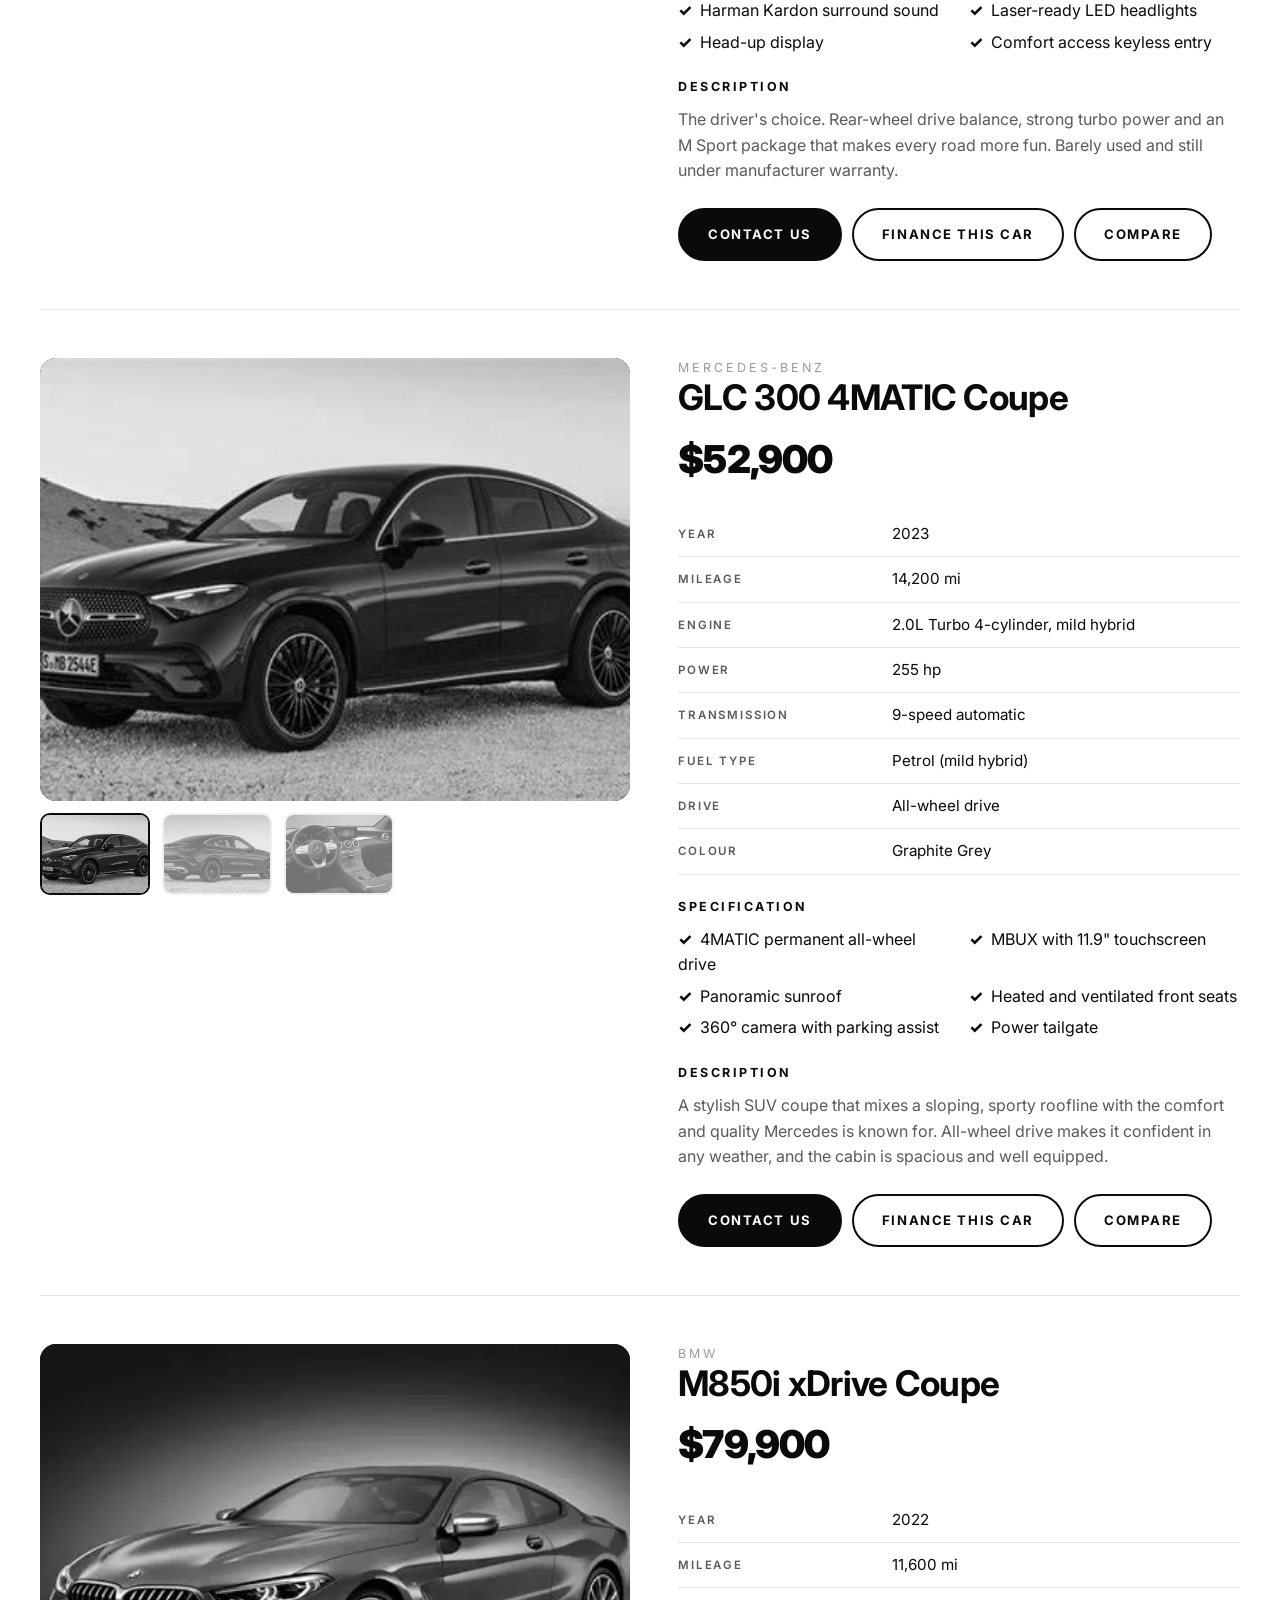
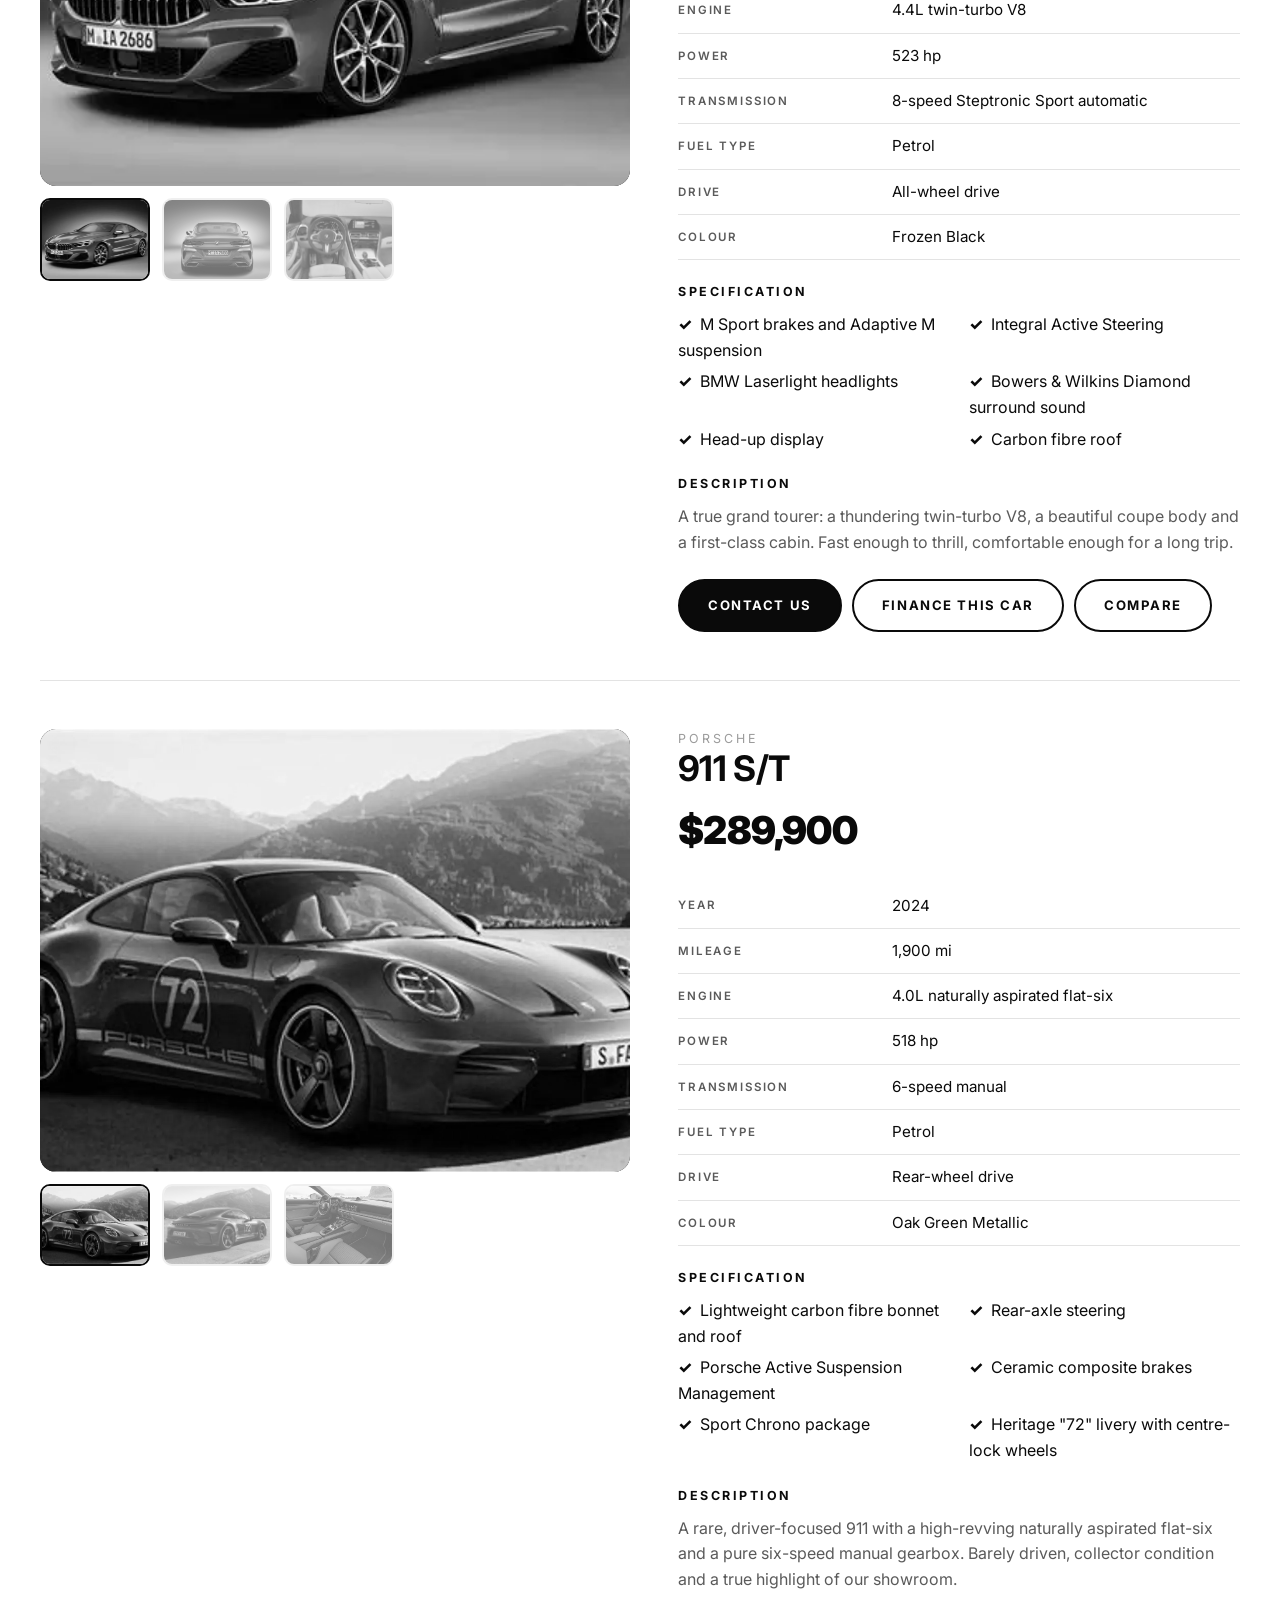
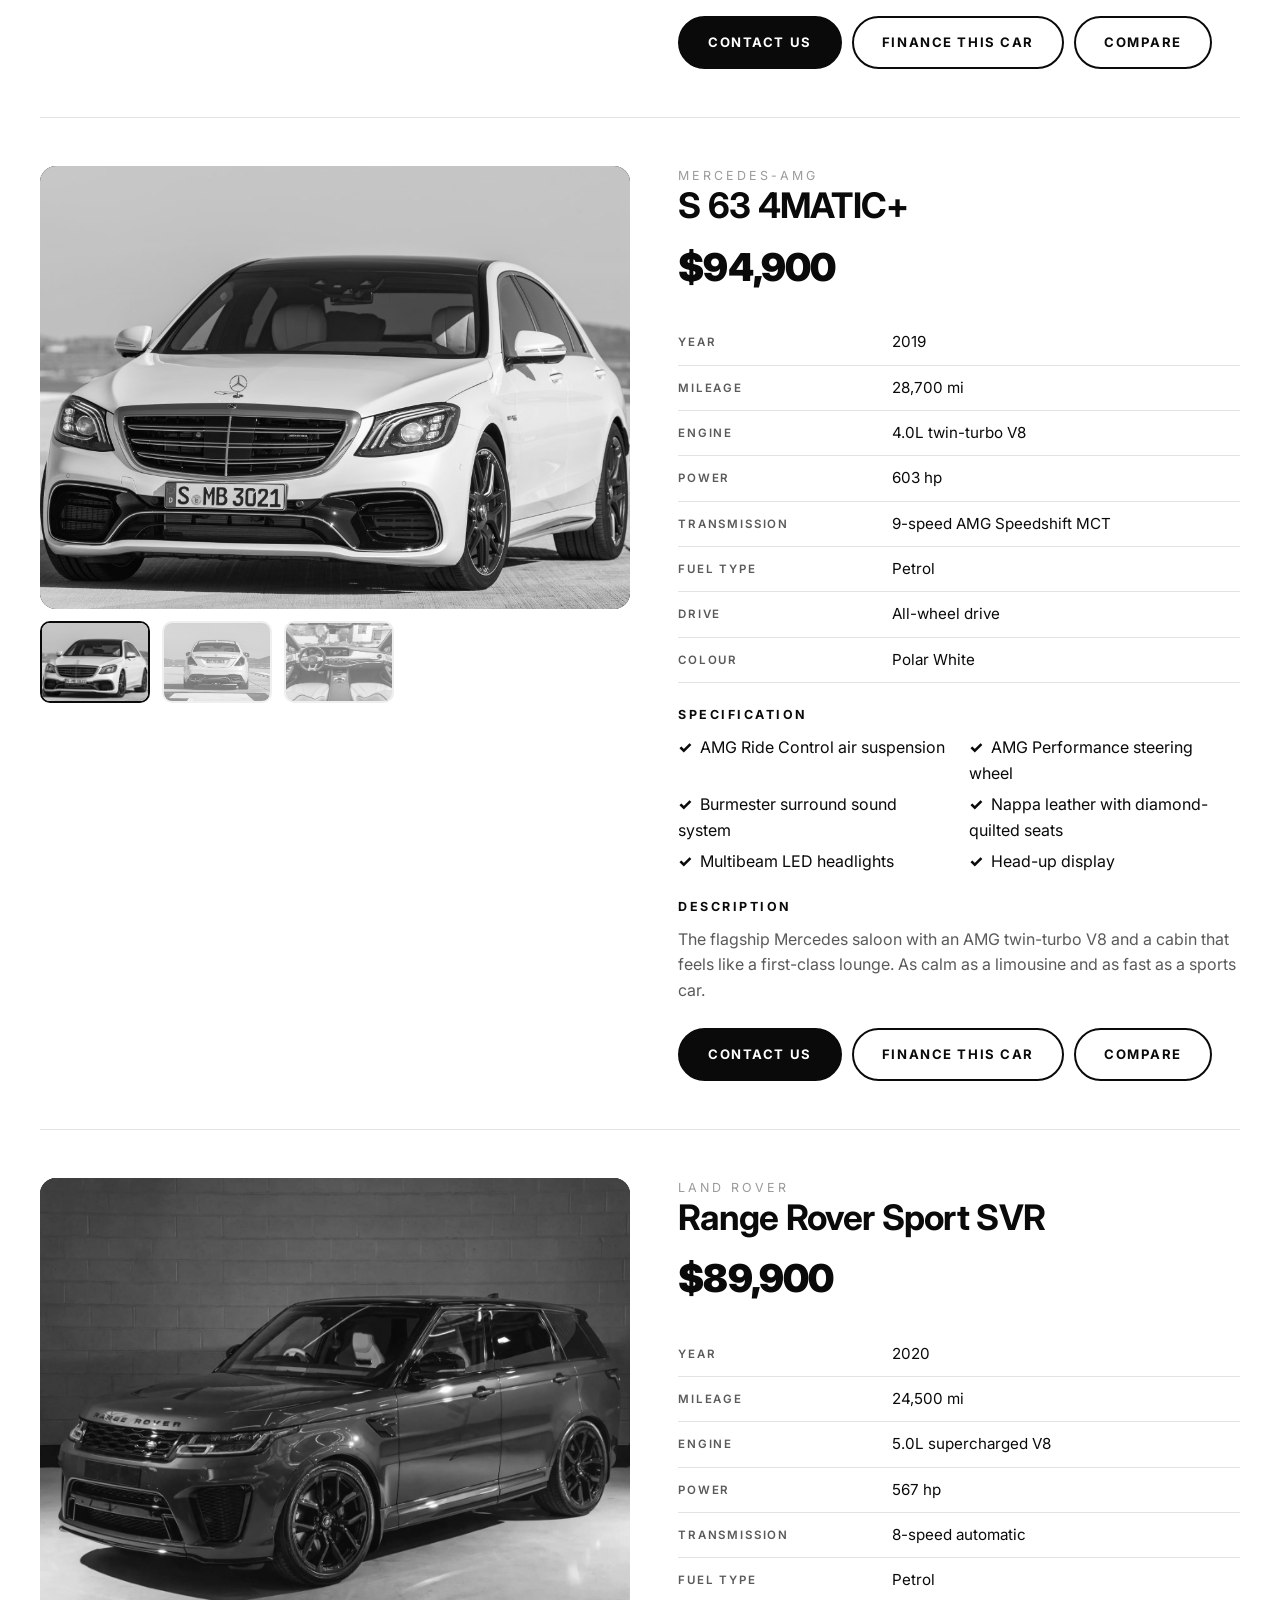
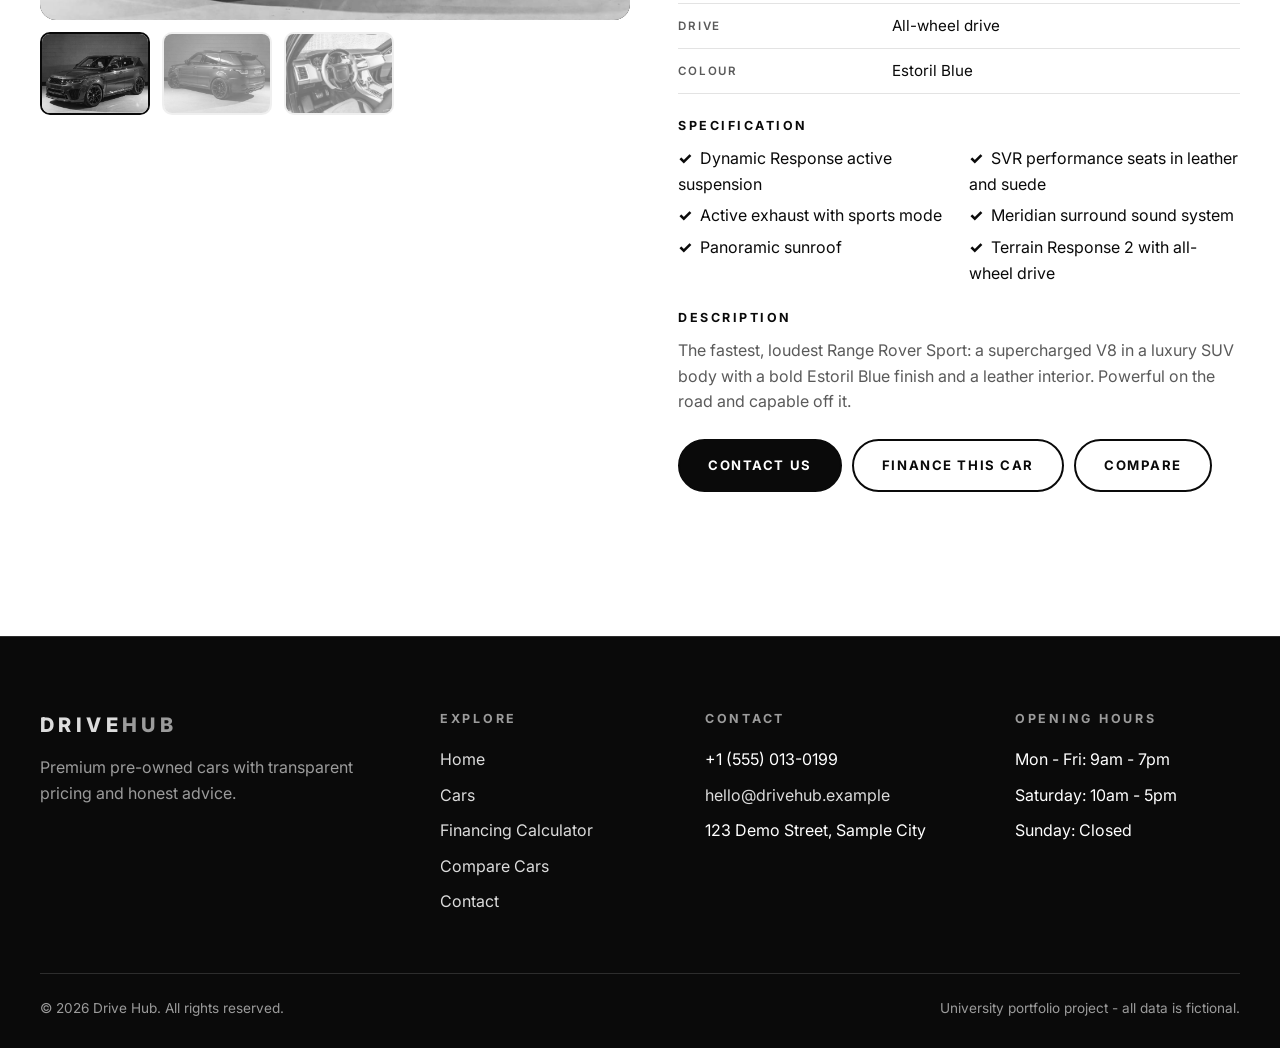
<file: inventory.html>
<!DOCTYPE html>
<html lang="en">
<head>
  <meta charset="UTF-8">
  <meta name="viewport" content="width=device-width, initial-scale=1.0">
  <title>Cars | Drive Hub</title>
  <link rel="preconnect" href="https://fonts.googleapis.com">
  <link href="https://fonts.googleapis.com/css2?family=Inter:wght@400;600;700;800;900&display=swap" rel="stylesheet">
  <link rel="stylesheet" href="css/style.css">
</head>
<body>

  <header class="site-header">
    <div class="container nav-inner">
      <a class="logo" href="index.html">Drive<span>Hub</span></a>
      <button class="nav-toggle" aria-label="Toggle menu" aria-expanded="false">Menu</button>
      <nav class="nav-links" aria-label="Main">
        <a href="index.html">Home</a>
        <a class="active" href="inventory.html">Cars</a>
        <a href="finCal.html">Financing Calculator</a>
        <a href="compare.html">Compare Cars</a>
        <a href="contact.html">Contact</a>
      </nav>
    </div>
  </header>

  <main>
    <section class="page-hero">
      <div class="container">
        <p class="eyebrow">Inventory</p>
        <h1>Our Cars</h1>
        <p>Full details on every car: price, year, mileage, engine, transmission, fuel type, specification and description.</p>
      </div>
    </section>

    <section class="section" style="padding-top:56px">
      <div class="container">
        <div class="filters">
          <button class="chip on" data-brand="all" type="button">All</button>
          <span id="brand-chips" style="display:contents"></span>
          <select class="select" id="sort" aria-label="Sort cars">
            <option value="default">Sort: Featured</option>
            <option value="price-asc">Price: low to high</option>
            <option value="price-desc">Price: high to low</option>
            <option value="mileage">Lowest mileage</option>
            <option value="year">Newest year</option>
          </select>
        </div>
        <div id="inventory-list"></div>
      </div>
    </section>
  </main>

  <footer class="site-footer">
    <div class="container">
      <div class="footer-grid">
        <div>
          <a class="logo" href="index.html">Drive<span>Hub</span></a>
          <p>Premium pre-owned cars with transparent pricing and honest advice.</p>
        </div>
        <div>
          <h4>Explore</h4>
          <ul>
            <li><a href="index.html">Home</a></li>
            <li><a href="inventory.html">Cars</a></li>
            <li><a href="finCal.html">Financing Calculator</a></li>
            <li><a href="compare.html">Compare Cars</a></li>
            <li><a href="contact.html">Contact</a></li>
          </ul>
        </div>
        <div>
          <h4>Contact</h4>
          <ul>
            <li>+1 (555) 013-0199</li>
            <li><a href="mailto:hello@drivehub.example">hello@drivehub.example</a></li>
            <li>123 Demo Street, Sample City</li>
          </ul>
        </div>
        <div>
          <h4>Opening hours</h4>
          <ul>
            <li>Mon - Fri: 9am - 7pm</li>
            <li>Saturday: 10am - 5pm</li>
            <li>Sunday: Closed</li>
          </ul>
        </div>
      </div>
      <div class="footer-bottom">
        <span>&copy; <span id="year">2026</span> Drive Hub. All rights reserved.</span>
        <span>University portfolio project - all data is fictional.</span>
      </div>
    </div>
  </footer>

  <script src="js/data.js"></script>
  <script src="js/main.js"></script>
  <script src="js/inventory.js"></script>
</body>
</html>
</file>
<file: css/style.css>
/* ============ Base ============ */
*, *::before, *::after { box-sizing: border-box; margin: 0; padding: 0; }

:root {
  --black: #0a0a0a;
  --ink: #141414;
  --white: #ffffff;
  --g1: #f3f3f3;
  --g2: #e3e3e3;
  --g3: #9b9b9b;
  --g4: #5a5a5a;
  --max: 1200px;
  --radius: 16px;
  --header-h: 68px;
}

html { scroll-behavior: smooth; }

body {
  font-family: "Inter", system-ui, -apple-system, "Segoe UI", Roboto, Arial, sans-serif;
  background: var(--white);
  color: var(--black);
  line-height: 1.6;
  -webkit-font-smoothing: antialiased;
}

img, video { display: block; max-width: 100%; }
a { color: inherit; }
ul { list-style: none; }

.container { width: min(var(--max), 100% - 40px); margin-inline: auto; }
.section { padding: 96px 0; }
.dark { background: var(--black); color: var(--white); }
.light-gray { background: var(--g1); }

.eyebrow {
  font-size: 0.78rem;
  letter-spacing: 0.28em;
  text-transform: uppercase;
  font-weight: 600;
  color: var(--g3);
  margin-bottom: 14px;
}

.section-head { max-width: 720px; margin-bottom: 56px; }
.section-head h2 {
  font-size: clamp(2rem, 4.5vw, 3.2rem);
  line-height: 1.1;
  letter-spacing: -0.02em;
  text-transform: uppercase;
}
.section-head p { margin-top: 16px; color: var(--g4); font-size: 1.05rem; }
.dark .section-head p { color: var(--g3); }

/* ============ Buttons ============ */
.btn {
  display: inline-flex;
  align-items: center;
  justify-content: center;
  gap: 8px;
  padding: 14px 28px;
  border-radius: 999px;
  border: 2px solid var(--black);
  background: var(--black);
  color: var(--white);
  font: inherit;
  font-size: 0.82rem;
  font-weight: 700;
  letter-spacing: 0.12em;
  text-transform: uppercase;
  text-decoration: none;
  cursor: pointer;
  transition: transform 0.25s ease, background 0.25s ease, color 0.25s ease;
}
.btn:hover { transform: translateY(-3px); background: var(--white); color: var(--black); }
.btn-light { background: var(--white); color: var(--black); border-color: var(--white); }
.btn-light:hover { background: transparent; color: var(--white); }
.btn-outline { background: transparent; color: var(--white); border-color: var(--white); }
.btn-outline:hover { background: var(--white); color: var(--black); }
.btn-ghost { background: transparent; color: var(--black); }
.btn-ghost:hover { background: var(--black); color: var(--white); }
.btn-sm { padding: 10px 18px; font-size: 0.72rem; }

/* ============ Header ============ */
.site-header {
  position: sticky;
  top: 0;
  z-index: 100;
  height: var(--header-h);
  background: rgba(10, 10, 10, 0.9);
  backdrop-filter: blur(10px);
  border-bottom: 1px solid rgba(255, 255, 255, 0.12);
  color: var(--white);
}
.nav-inner { height: 100%; display: flex; align-items: center; justify-content: space-between; }
.logo {
  font-weight: 800;
  font-size: 1.25rem;
  letter-spacing: 0.22em;
  text-transform: uppercase;
  text-decoration: none;
}
.logo span { color: var(--g3); }

.nav-links { display: flex; gap: 32px; }
.nav-links a {
  position: relative;
  text-decoration: none;
  font-size: 0.78rem;
  font-weight: 600;
  letter-spacing: 0.14em;
  text-transform: uppercase;
  color: var(--g3);
  padding: 6px 0;
  transition: color 0.2s;
}
.nav-links a::after {
  content: "";
  position: absolute;
  left: 0; bottom: 0;
  width: 100%; height: 2px;
  background: var(--white);
  transform: scaleX(0);
  transform-origin: left;
  transition: transform 0.3s ease;
}
.nav-links a:hover, .nav-links a.active { color: var(--white); }
.nav-links a:hover::after, .nav-links a.active::after { transform: scaleX(1); }

.nav-toggle {
  display: none;
  background: none;
  border: 1px solid rgba(255, 255, 255, 0.4);
  color: var(--white);
  border-radius: 8px;
  padding: 8px 12px;
  font: inherit;
  font-size: 0.8rem;
  letter-spacing: 0.1em;
  cursor: pointer;
}

/* ============ Hero ============ */
.hero {
  position: relative;
  min-height: calc(100vh - var(--header-h));
  display: grid;
  place-items: center;
  overflow: hidden;
  color: var(--white);
  background: var(--black);
}
.hero-video {
  position: absolute;
  inset: 0;
  width: 100%;
  height: 100%;
  object-fit: cover;
  filter: grayscale(1) contrast(1.15) brightness(0.8);
  transform: scale(1.04);
}
.hero-overlay {
  position: absolute;
  inset: 0;
  background:
    radial-gradient(ellipse at center, rgba(0, 0, 0, 0.15) 0%, rgba(0, 0, 0, 0.75) 100%),
    linear-gradient(to bottom, rgba(0, 0, 0, 0.35), rgba(0, 0, 0, 0.9));
}
.hero-content { position: relative; z-index: 2; text-align: center; padding: 80px 0; }
.hero-title {
  font-size: clamp(3rem, 11vw, 9rem);
  line-height: 0.92;
  font-weight: 900;
  letter-spacing: -0.04em;
  text-transform: uppercase;
  margin: 10px 0 26px;
}
.hero-title .line { display: block; overflow: hidden; }
.hero-title .line > span {
  display: block;
  transform: translateY(110%);
  animation: rise 1s cubic-bezier(0.2, 0.8, 0.2, 1) forwards;
}
.hero-title .line:nth-child(2) > span { animation-delay: 0.18s; }
.hero-title .outline {
  color: transparent;
  -webkit-text-stroke: 2px var(--white);
  font-family: Arial, Helvetica, sans-serif;
  font-weight: 900;
}
.hero-sub {
  max-width: 560px;
  margin: 0 auto 36px;
  font-size: 1.15rem;
  color: #d8d8d8;
  opacity: 0;
  animation: fade 1s 0.7s forwards;
}
.hero-actions { display: flex; gap: 14px; justify-content: center; flex-wrap: wrap; opacity: 0; animation: fade 1s 0.95s forwards; }
.hero .eyebrow { color: #cfcfcf; opacity: 0; animation: fade 1s 0.1s forwards; }

.video-toggle {
  position: absolute;
  z-index: 3;
  right: 24px;
  bottom: 24px;
  background: rgba(0, 0, 0, 0.55);
  color: var(--white);
  border: 1px solid rgba(255, 255, 255, 0.5);
  border-radius: 999px;
  padding: 8px 16px;
  font: inherit;
  font-size: 0.72rem;
  letter-spacing: 0.14em;
  text-transform: uppercase;
  cursor: pointer;
}
.video-toggle:hover { background: var(--white); color: var(--black); }

.scroll-hint {
  position: absolute;
  z-index: 3;
  left: 50%;
  bottom: 22px;
  transform: translateX(-50%);
  font-size: 0.7rem;
  letter-spacing: 0.3em;
  text-transform: uppercase;
  color: #cfcfcf;
}
.scroll-hint::after {
  content: "";
  display: block;
  width: 1px;
  height: 36px;
  margin: 8px auto 0;
  background: linear-gradient(var(--white), transparent);
  animation: drip 1.8s infinite;
}

@keyframes rise { to { transform: translateY(0); } }
@keyframes fade { to { opacity: 1; } }
@keyframes drip {
  0% { transform: scaleY(0); transform-origin: top; }
  50% { transform: scaleY(1); transform-origin: top; }
  51% { transform-origin: bottom; }
  100% { transform: scaleY(0); transform-origin: bottom; }
}

/* ============ Marquee ============ */
.marquee { background: var(--white); border-block: 1px solid var(--black); overflow: hidden; padding: 18px 0; }
.marquee-track { display: flex; width: max-content; animation: scroll 28s linear infinite; }
.marquee-track span {
  font-size: 1.6rem;
  font-weight: 800;
  letter-spacing: 0.12em;
  text-transform: uppercase;
  padding-right: 48px;
  white-space: nowrap;
}
.marquee-track span::after { content: "✦"; margin-left: 48px; color: var(--g3); }
@keyframes scroll { to { transform: translateX(-50%); } }

/* ============ Featured cars / flip cards ============ */
.car-grid { display: grid; grid-template-columns: repeat(3, 1fr); gap: 28px; }

.car-card {
  background: var(--ink);
  border: 1px solid rgba(255, 255, 255, 0.14);
  border-radius: var(--radius);
  overflow: hidden;
  transition: transform 0.35s ease, border-color 0.35s ease;
}
.car-card:hover { transform: translateY(-8px); border-color: var(--white); }

.flip { position: relative; perspective: 1400px; aspect-ratio: 4 / 3; cursor: pointer; }
.flip-inner {
  position: absolute;
  inset: 0;
  transform-style: preserve-3d;
  transition: transform 1.2s cubic-bezier(0.65, 0, 0.25, 1);
}
.flip.is-back .flip-inner { transform: rotateY(180deg); }
.face {
  position: absolute;
  inset: 0;
  overflow: hidden;
  backface-visibility: hidden;
  -webkit-backface-visibility: hidden;
}
.face.back { transform: rotateY(180deg); }
.face img {
  width: 100%;
  height: 100%;
  object-fit: cover;
  object-position: center 65%;
  filter: grayscale(1) contrast(1.1);
  transition: filter 0.6s ease, transform 0.8s ease;
}
.car-card:hover .face img { filter: grayscale(0) contrast(1); transform: scale(1.05); }
.tag {
  position: absolute;
  top: 14px;
  left: 14px;
  background: var(--white);
  color: var(--black);
  font-size: 0.68rem;
  font-weight: 800;
  letter-spacing: 0.18em;
  text-transform: uppercase;
  padding: 5px 12px;
  border-radius: 999px;
}
.flip-dots { position: absolute; z-index: 2; left: 50%; bottom: 12px; transform: translateX(-50%); display: flex; gap: 6px; }
.flip-dots button {
  border: 1px solid var(--white);
  background: rgba(0, 0, 0, 0.55);
  color: var(--white);
  font: inherit;
  font-size: 0.62rem;
  letter-spacing: 0.14em;
  text-transform: uppercase;
  padding: 4px 12px;
  border-radius: 999px;
  cursor: pointer;
}
.flip-dots button.on { background: var(--white); color: var(--black); }

.car-info { padding: 24px; }
.car-info .brand { font-size: 0.75rem; letter-spacing: 0.24em; text-transform: uppercase; color: var(--g3); }
.car-info h3 { font-size: 1.5rem; margin: 4px 0 18px; letter-spacing: -0.01em; }
.meta { display: grid; grid-template-columns: 1fr 1fr; gap: 12px; margin-bottom: 22px; }
.meta li { border-top: 1px solid rgba(255, 255, 255, 0.2); padding-top: 10px; }
.meta span { display: block; font-size: 0.7rem; letter-spacing: 0.16em; text-transform: uppercase; color: var(--g3); }
.meta strong { font-size: 1.2rem; }
.car-info .btn { width: 100%; }

/* ============ Why choose us ============ */
.cards-3 { display: grid; grid-template-columns: repeat(3, 1fr); gap: 28px; }
.why-card {
  border: 2px solid var(--black);
  border-radius: var(--radius);
  padding: 40px 32px;
  background: var(--white);
  transition: transform 0.3s ease, background 0.3s ease, color 0.3s ease;
}
.why-card:hover { background: var(--black); color: var(--white); transform: translateY(-8px); }
.why-card .num { font-size: 3.4rem; font-weight: 900; line-height: 1; color: var(--g2); transition: color 0.3s; }
.why-card:hover .num { color: #3a3a3a; }
.why-card h3 { margin: 18px 0 12px; font-size: 1.4rem; text-transform: uppercase; letter-spacing: 0.02em; }
.why-card p { color: var(--g4); transition: color 0.3s; }
.why-card:hover p { color: #cfcfcf; }

/* ============ Services ============ */
.services-grid { display: grid; grid-template-columns: repeat(4, 1fr); gap: 24px; }
.service {
  background: var(--white);
  border-radius: var(--radius);
  padding: 32px 26px;
  border: 1px solid var(--g2);
  transition: box-shadow 0.3s ease, transform 0.3s ease;
}
.service:hover { box-shadow: 0 18px 40px rgba(0, 0, 0, 0.14); transform: translateY(-6px); }
.service .icon {
  width: 52px; height: 52px;
  border-radius: 50%;
  background: var(--black);
  color: var(--white);
  display: grid; place-items: center;
  font-size: 1.4rem;
  margin-bottom: 20px;
}
.service h3 { font-size: 1.15rem; text-transform: uppercase; letter-spacing: 0.04em; margin-bottom: 10px; }
.service p { color: var(--g4); font-size: 0.97rem; }

/* ============ Reviews ============ */
.review {
  background: var(--ink);
  border: 1px solid rgba(255, 255, 255, 0.14);
  border-radius: var(--radius);
  padding: 32px;
}
.stars { letter-spacing: 4px; font-size: 1.1rem; margin-bottom: 16px; }
.review blockquote { font-size: 1.05rem; color: #dcdcdc; margin-bottom: 24px; }
.reviewer { display: flex; align-items: center; gap: 14px; }
.avatar {
  width: 46px; height: 46px;
  border-radius: 50%;
  background: var(--white);
  color: var(--black);
  display: grid; place-items: center;
  font-weight: 800;
}
.reviewer strong { display: block; }
.reviewer span { font-size: 0.85rem; color: var(--g3); }

/* ============ Financing CTA ============ */
.finance-box {
  display: grid;
  grid-template-columns: 1.2fr 1fr;
  gap: 40px;
  align-items: center;
  border: 2px solid var(--black);
  border-radius: 24px;
  padding: 56px;
}
.finance-box h2 { font-size: clamp(1.8rem, 4vw, 2.8rem); text-transform: uppercase; line-height: 1.1; letter-spacing: -0.02em; }
.finance-box p { color: var(--g4); margin: 16px 0 28px; }
.finance-mock { background: var(--black); color: var(--white); border-radius: var(--radius); padding: 32px; text-align: center; }
.finance-mock small { letter-spacing: 0.2em; text-transform: uppercase; color: var(--g3); font-size: 0.7rem; }
.finance-mock .big { font-size: 3.4rem; font-weight: 900; letter-spacing: -0.03em; }

/* ============ Footer ============ */
.site-footer { background: var(--black); color: var(--white); padding: 72px 0 28px; border-top: 1px solid rgba(255, 255, 255, 0.14); }
.footer-grid { display: grid; grid-template-columns: 1.6fr 1fr 1.2fr 1fr; gap: 40px; margin-bottom: 48px; }
.footer-grid h4 { font-size: 0.78rem; letter-spacing: 0.22em; text-transform: uppercase; margin-bottom: 18px; color: var(--g3); }
.footer-grid li { margin-bottom: 10px; }
.footer-grid a { text-decoration: none; color: #dcdcdc; }
.footer-grid a:hover { color: var(--white); text-decoration: underline; }
.footer-grid p { color: var(--g3); max-width: 320px; margin-top: 14px; }
.footer-bottom {
  border-top: 1px solid rgba(255, 255, 255, 0.14);
  padding-top: 24px;
  display: flex;
  justify-content: space-between;
  flex-wrap: wrap;
  gap: 10px;
  color: var(--g3);
  font-size: 0.85rem;
}

/* ============ Inner page hero ============ */
.page-hero { background: var(--black); color: var(--white); padding: 90px 0 70px; border-bottom: 1px solid rgba(255, 255, 255, 0.14); }
.page-hero h1 { font-size: clamp(2.4rem, 7vw, 5rem); text-transform: uppercase; letter-spacing: -0.03em; line-height: 1; }
.page-hero p { color: var(--g3); margin-top: 16px; max-width: 560px; font-size: 1.1rem; }

/* ============ Inventory ============ */
.filters { display: flex; gap: 10px; flex-wrap: wrap; align-items: center; margin-bottom: 40px; }
.chip {
  border: 2px solid var(--black);
  background: var(--white);
  color: var(--black);
  border-radius: 999px;
  padding: 8px 20px;
  font: inherit;
  font-size: 0.78rem;
  font-weight: 700;
  letter-spacing: 0.1em;
  text-transform: uppercase;
  cursor: pointer;
  transition: 0.2s;
}
.chip:hover, .chip.on { background: var(--black); color: var(--white); }
.select, .input {
  font: inherit;
  padding: 12px 14px;
  border: 2px solid var(--black);
  border-radius: 10px;
  background: var(--white);
  color: var(--black);
  width: 100%;
}
.filters .select { width: auto; margin-left: auto; padding: 8px 14px; }
.input:focus, .select:focus { outline: 3px solid var(--g2); }

.inv-car {
  display: grid;
  grid-template-columns: 1.05fr 1fr;
  gap: 48px;
  padding: 48px 0;
  border-top: 1px solid var(--g2);
  scroll-margin-top: calc(var(--header-h) + 20px);
}
.inv-car.highlight { animation: flash 2s ease; }
@keyframes flash { 0%, 100% { background: transparent; } 20% { background: var(--g1); } }

.gallery-main { border-radius: var(--radius); overflow: hidden; aspect-ratio: 4 / 3; background: var(--black); position: relative; }
.gallery-main img { width: 100%; height: 100%; object-fit: cover; object-position: center 65%; filter: grayscale(1); transition: filter 0.5s, opacity 0.3s; }
.gallery-main:hover img { filter: grayscale(0); }
.thumbs { display: flex; gap: 12px; margin-top: 12px; }
.thumbs button { width: 110px; aspect-ratio: 4 / 3; border: 2px solid var(--g2); border-radius: 10px; overflow: hidden; padding: 0; cursor: pointer; background: none; opacity: 0.55; transition: 0.2s; }
.thumbs button.on, .thumbs button:hover { border-color: var(--black); opacity: 1; }
.thumbs img { width: 100%; height: 100%; object-fit: cover; filter: grayscale(1); }

.inv-info h2 { font-size: 2.2rem; line-height: 1.1; letter-spacing: -0.02em; }
.inv-info .brand { font-size: 0.78rem; letter-spacing: 0.24em; text-transform: uppercase; color: var(--g3); }
.price-tag { font-size: 2.4rem; font-weight: 900; margin: 12px 0 22px; letter-spacing: -0.02em; }

.spec-table { width: 100%; border-collapse: collapse; margin-bottom: 22px; }
.spec-table th, .spec-table td { text-align: left; padding: 10px 0; border-bottom: 1px solid var(--g2); font-size: 0.95rem; }
.spec-table th { width: 38%; font-size: 0.72rem; letter-spacing: 0.16em; text-transform: uppercase; color: var(--g4); font-weight: 600; }
.inv-info h3 { font-size: 0.78rem; letter-spacing: 0.2em; text-transform: uppercase; margin: 22px 0 10px; }
.feature-list { display: grid; grid-template-columns: 1fr 1fr; gap: 6px 20px; margin-bottom: 18px; }
.feature-list li::before { content: "✓"; font-weight: 800; margin-right: 8px; }
.inv-info .desc { color: var(--g4); margin-bottom: 24px; }
.btn-row { display: flex; gap: 10px; flex-wrap: wrap; }

/* ============ Calculator ============ */
.calc { display: grid; grid-template-columns: 1.1fr 1fr; gap: 40px; align-items: start; }
.panel { border: 2px solid var(--black); border-radius: 20px; padding: 36px; background: var(--white); }
.field { margin-bottom: 22px; }
.field label { display: block; font-size: 0.74rem; font-weight: 700; letter-spacing: 0.16em; text-transform: uppercase; margin-bottom: 8px; }
.field .hint { font-size: 0.82rem; color: var(--g3); margin-top: 6px; }
.field-row { display: grid; grid-template-columns: 1fr 1fr; gap: 16px; }
.range { width: 100%; accent-color: var(--black); margin-top: 6px; }

.result { background: var(--black); color: var(--white); border-radius: 20px; padding: 40px; position: sticky; top: calc(var(--header-h) + 24px); }
.result small { font-size: 0.72rem; letter-spacing: 0.22em; text-transform: uppercase; color: var(--g3); }
.result .monthly { font-size: clamp(3rem, 7vw, 4.6rem); font-weight: 900; letter-spacing: -0.04em; line-height: 1.1; margin: 8px 0 26px; }
.result dl { display: grid; gap: 0; }
.result .row { display: flex; justify-content: space-between; padding: 12px 0; border-top: 1px solid rgba(255, 255, 255, 0.18); }
.result dt { color: var(--g3); }
.result dd { font-weight: 700; }
.split-bar { display: flex; height: 14px; border-radius: 999px; overflow: hidden; margin: 24px 0 8px; background: #2a2a2a; }
.split-bar .p { background: var(--white); transition: width 0.5s ease; }
.split-bar .i { background: #6b6b6b; transition: width 0.5s ease; }
.legend { display: flex; gap: 20px; font-size: 0.8rem; color: var(--g3); }
.legend i { display: inline-block; width: 10px; height: 10px; border-radius: 50%; margin-right: 6px; }

/* ============ Compare ============ */
.pickers { display: grid; grid-template-columns: repeat(3, 1fr); gap: 20px; margin-bottom: 28px; }
.attr-box { border: 2px solid var(--black); border-radius: var(--radius); padding: 24px; margin-bottom: 40px; }
.attr-box h3 { font-size: 0.78rem; letter-spacing: 0.2em; text-transform: uppercase; margin-bottom: 14px; }
.attr-list { display: flex; flex-wrap: wrap; gap: 10px; }
.attr-list label {
  display: inline-flex; align-items: center; gap: 8px;
  border: 2px solid var(--black); border-radius: 999px;
  padding: 6px 16px; font-size: 0.85rem; font-weight: 600; cursor: pointer; user-select: none;
}
.attr-list label:has(input:checked) { background: var(--black); color: var(--white); }
.attr-list input { accent-color: var(--white); }

.table-wrap { overflow-x: auto; border: 2px solid var(--black); border-radius: var(--radius); }
.compare-table { width: 100%; border-collapse: collapse; min-width: 640px; }
.compare-table th, .compare-table td { padding: 16px 20px; text-align: left; border-bottom: 1px solid var(--g2); vertical-align: middle; }
.compare-table thead th { background: var(--black); color: var(--white); border-bottom: none; }
.compare-table thead img { width: 100%; max-width: 220px; aspect-ratio: 4 / 3; object-fit: cover; border-radius: 10px; filter: grayscale(1); margin-bottom: 10px; }
.compare-table thead small { display: block; letter-spacing: 0.2em; text-transform: uppercase; color: var(--g3); font-size: 0.68rem; }
.compare-table tbody th { font-size: 0.72rem; letter-spacing: 0.16em; text-transform: uppercase; color: var(--g4); width: 20%; background: var(--g1); }
.compare-table tr:last-child td, .compare-table tr:last-child th { border-bottom: none; }
.best { background: var(--black); color: var(--white); border-radius: 6px; padding: 3px 10px; font-weight: 700; display: inline-block; }
.best::after { content: " ★"; }
.empty { padding: 48px; text-align: center; color: var(--g4); }

/* ============ Contact ============ */
.contact-grid { display: grid; grid-template-columns: 1fr 1.3fr; gap: 48px; }
.info-card { border: 2px solid var(--black); border-radius: var(--radius); padding: 24px 28px; margin-bottom: 18px; }
.info-card small { display: block; font-size: 0.7rem; letter-spacing: 0.22em; text-transform: uppercase; color: var(--g3); margin-bottom: 6px; }
.info-card strong { font-size: 1.2rem; }
.form-success { display: none; background: var(--black); color: var(--white); padding: 18px 22px; border-radius: 12px; margin-bottom: 20px; }
.form-success.show { display: block; }
textarea.input { min-height: 140px; resize: vertical; }
.error { color: #b00020; font-size: 0.82rem; margin-top: 6px; display: none; }
.field.invalid .error { display: block; }
.field.invalid .input { border-color: #b00020; }

/* ============ Reveal on scroll ============ */
.js .reveal { opacity: 0; transform: translateY(40px); transition: opacity 0.8s ease, transform 0.8s ease; }
.js .reveal.in { opacity: 1; transform: none; }
.js .reveal.d1 { transition-delay: 0.12s; }
.js .reveal.d2 { transition-delay: 0.24s; }
.js .reveal.d3 { transition-delay: 0.36s; }

/* ============ Responsive ============ */
@media (max-width: 1000px) {
  .car-grid, .cards-3 { grid-template-columns: 1fr; max-width: 560px; margin-inline: auto; }
  .services-grid { grid-template-columns: 1fr 1fr; }
  .finance-box, .calc, .contact-grid, .inv-car { grid-template-columns: 1fr; }
  .finance-box { padding: 32px; }
  .footer-grid { grid-template-columns: 1fr 1fr; }
  .pickers { grid-template-columns: 1fr; }
  .result { position: static; }
}

@media (max-width: 760px) {
  .nav-toggle { display: block; }
  .nav-links {
    position: absolute;
    top: var(--header-h);
    left: 0; right: 0;
    background: var(--black);
    flex-direction: column;
    gap: 0;
    padding: 8px 20px 20px;
    display: none;
    border-bottom: 1px solid rgba(255, 255, 255, 0.14);
  }
  .nav-links.open { display: flex; }
  .nav-links a { padding: 14px 0; border-bottom: 1px solid rgba(255, 255, 255, 0.1); }
  .services-grid { grid-template-columns: 1fr; }
  .feature-list, .field-row { grid-template-columns: 1fr; }
  .section { padding: 64px 0; }
  .panel, .result { padding: 24px; }
}

@media (prefers-reduced-motion: reduce) {
  *, *::before, *::after { animation-duration: 0.01ms !important; transition-duration: 0.01ms !important; }
  .marquee-track { animation: none; }
  .hero-title .line > span, .hero-sub, .hero-actions, .hero .eyebrow { transform: none; opacity: 1; }
}
</file>
